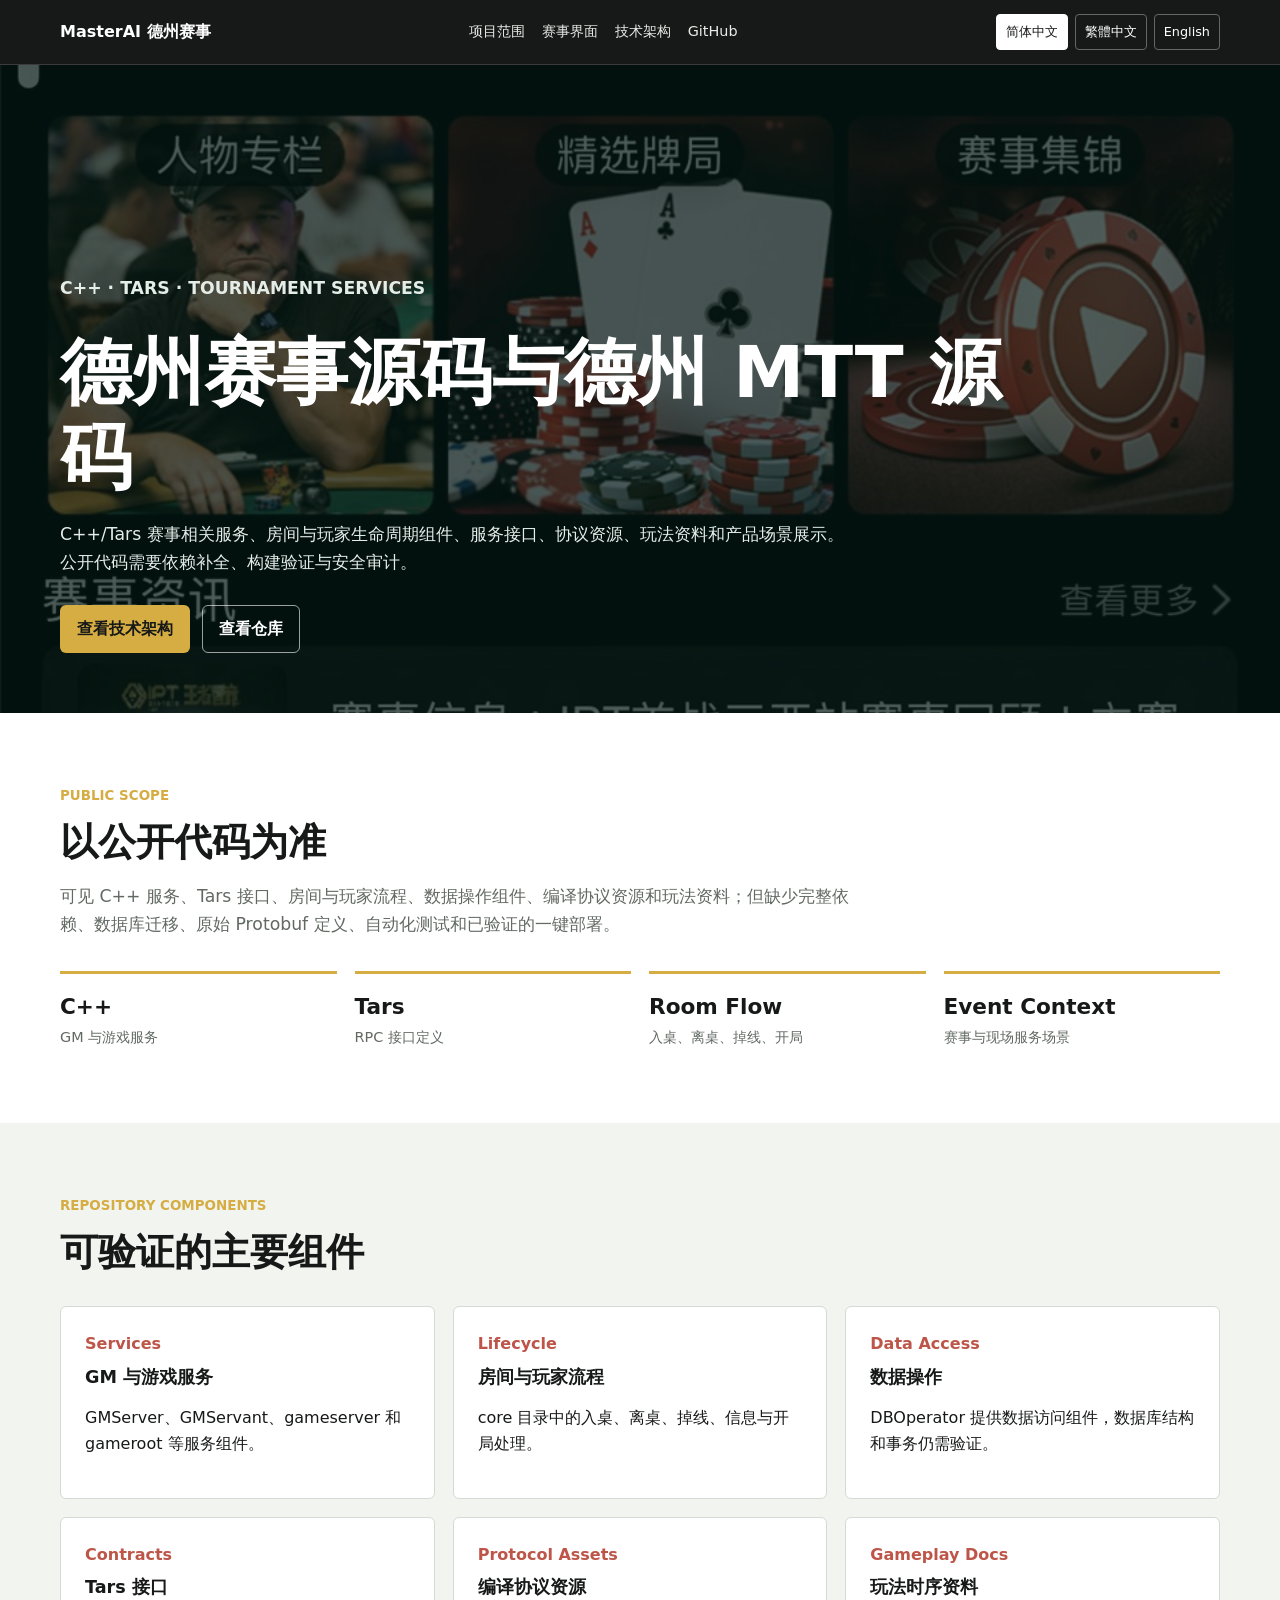
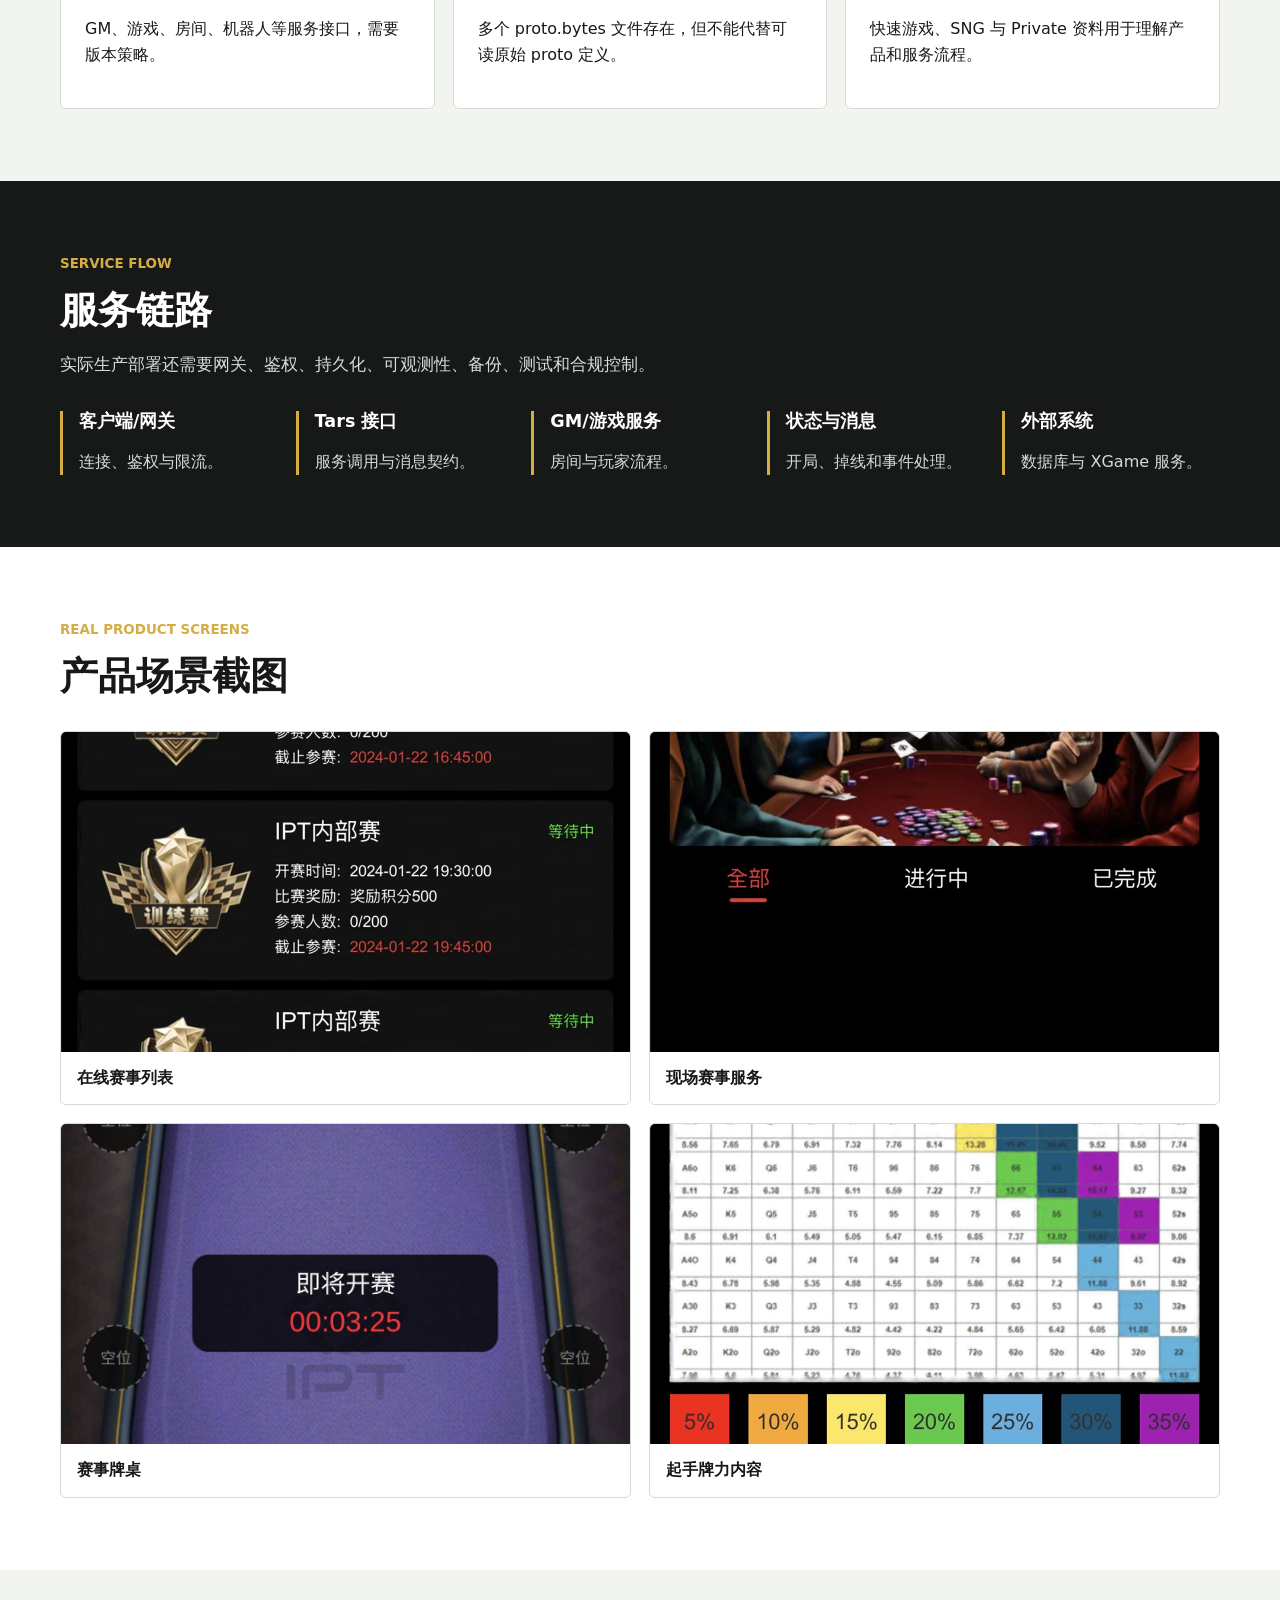
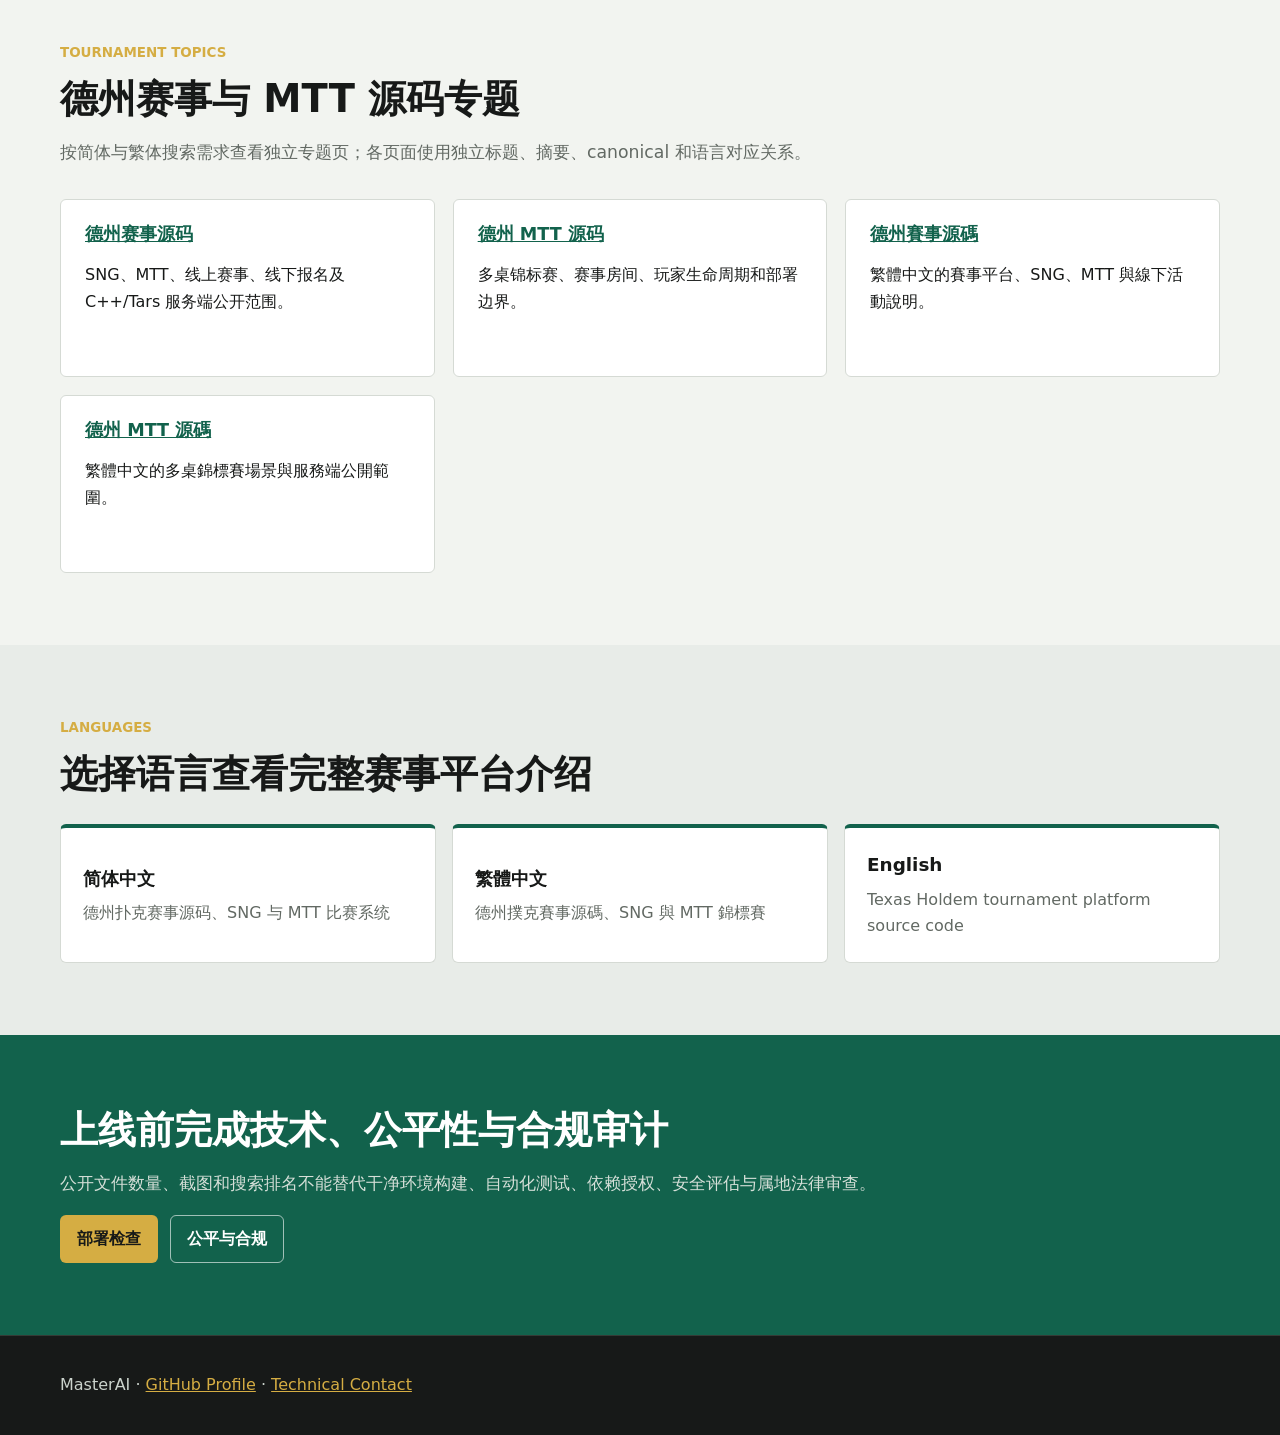
<file: docs/index.html>
<!doctype html>
<html lang="zh-CN">
<head>
  <meta name="google-site-verification" content="rrp5Uvgzi-1-rMxUBfhV3wjlNrFqzwnqiA4e3qsOLEM" />
  <meta name="google-site-verification" content="3WB-Xre_Frm2YtAXXzgAbJPZEXXO1L2oImF0SkDJINM" />
  <meta charset="utf-8">
  <meta name="viewport" content="width=device-width, initial-scale=1">
  <title>德州赛事源码与MTT源码｜C++赛事平台</title>
  <meta name="description" content="德州扑克赛事平台源码（德州赛事源码），展示 SNG、MTT、线上与线下德州赛事、报名服务、赛事牌桌，以及 C++/Tars 房间和玩家流程。">
  <meta name="robots" content="index,follow,max-image-preview:large">
  <link rel="canonical" href="https://masterai-top.github.io/Texas-Holdem-Poker-Tournament-Event-Platform/">
  <link rel="alternate" hreflang="zh-Hans" href="https://masterai-top.github.io/Texas-Holdem-Poker-Tournament-Event-Platform/zh-cn/">
  <link rel="alternate" hreflang="zh-Hant" href="https://masterai-top.github.io/Texas-Holdem-Poker-Tournament-Event-Platform/zh-tw/">
  <link rel="alternate" hreflang="en" href="https://masterai-top.github.io/Texas-Holdem-Poker-Tournament-Event-Platform/en/">
  <link rel="alternate" hreflang="x-default" href="https://masterai-top.github.io/Texas-Holdem-Poker-Tournament-Event-Platform/">
  <meta property="og:type" content="website">
  <meta property="og:title" content="德州赛事源码与 MTT 源码">
  <meta property="og:description" content="Texas Holdem tournament platform source code with C++ services, Tars interfaces, room lifecycle, SNG and MTT event flow.">
  <meta property="og:url" content="https://masterai-top.github.io/Texas-Holdem-Poker-Tournament-Event-Platform/">
  <meta property="og:image" content="https://masterai-top.github.io/Texas-Holdem-Poker-Tournament-Event-Platform/assets/screenshots/event-home.jpg">
  <meta name="twitter:card" content="summary_large_image">
  <link rel="stylesheet" href="assets/styles.css">
  <script type="application/ld+json">
  {
    "@context": "https://schema.org",
    "@type": "SoftwareSourceCode",
    "name": "德州扑克赛事平台源码",
    "alternateName": ["德州赛事源码", "Texas Holdem Tournament Platform Source Code"],
    "codeRepository": "https://github.com/masterai-top/Texas-Holdem-Poker-Tournament-Event-Platform",
    "url": "https://masterai-top.github.io/Texas-Holdem-Poker-Tournament-Event-Platform/",
    "programmingLanguage": ["C++", "Tars IDL"],
    "runtimePlatform": "Linux and Tars",
    "description": "Texas Holdem tournament platform source code with C++ services, Tars interfaces, room lifecycle, SNG and MTT event flow.",
    "author": {
      "@type": "Organization",
      "name": "MasterAI",
      "url": "https://github.com/masterai-top"
    }
  }
  </script>
</head>
<body>
  <header class="site-header"><nav class="nav" aria-label="主导航"><a class="brand" href="index.html">MasterAI 德州赛事</a><div class="nav-links"><a href="#scope">项目范围</a><a href="#screens">赛事界面</a><a href="architecture.html">技术架构</a><a href="https://github.com/masterai-top/Texas-Holdem-Poker-Tournament-Event-Platform">GitHub</a></div><div class="language-switch" aria-label="语言选择"><a class="active" href="zh-cn/index.html">简体中文</a><a href="zh-tw/index.html">繁體中文</a><a href="en/index.html">English</a></div></nav></header>
  <main>
    <section class="hero"><img class="hero-media" src="assets/screenshots/event-home.jpg" alt="德州扑克赛事资讯和活动首页"><div class="hero-inner"><p class="eyebrow">C++ · Tars · Tournament Services</p><h1>德州赛事源码与德州 MTT 源码</h1><p>C++/Tars 赛事相关服务、房间与玩家生命周期组件、服务接口、协议资源、玩法资料和产品场景展示。公开代码需要依赖补全、构建验证与安全审计。</p><div class="actions"><a class="button" href="architecture.html">查看技术架构</a><a class="button secondary" href="https://github.com/masterai-top/Texas-Holdem-Poker-Tournament-Event-Platform">查看仓库</a></div></div></section>
    <section class="band white" id="scope"><div class="container"><p class="eyebrow">Public Scope</p><h2>以公开代码为准</h2><p class="lead">可见 C++ 服务、Tars 接口、房间与玩家流程、数据操作组件、编译协议资源和玩法资料；但缺少完整依赖、数据库迁移、原始 Protobuf 定义、自动化测试和已验证的一键部署。</p><div class="metrics"><div class="metric"><strong>C++</strong><span>GM 与游戏服务</span></div><div class="metric"><strong>Tars</strong><span>RPC 接口定义</span></div><div class="metric"><strong>Room Flow</strong><span>入桌、离桌、掉线、开局</span></div><div class="metric"><strong>Event Context</strong><span>赛事与现场服务场景</span></div></div></div></section>
    <section class="band"><div class="container"><p class="eyebrow">Repository Components</p><h2>可验证的主要组件</h2><div class="feature-grid"><article class="feature-item"><strong>Services</strong><h3>GM 与游戏服务</h3><p>GMServer、GMServant、gameserver 和 gameroot 等服务组件。</p></article><article class="feature-item"><strong>Lifecycle</strong><h3>房间与玩家流程</h3><p>core 目录中的入桌、离桌、掉线、信息与开局处理。</p></article><article class="feature-item"><strong>Data Access</strong><h3>数据操作</h3><p>DBOperator 提供数据访问组件，数据库结构和事务仍需验证。</p></article><article class="feature-item"><strong>Contracts</strong><h3>Tars 接口</h3><p>GM、游戏、房间、机器人等服务接口，需要版本策略。</p></article><article class="feature-item"><strong>Protocol Assets</strong><h3>编译协议资源</h3><p>多个 proto.bytes 文件存在，但不能代替可读原始 proto 定义。</p></article><article class="feature-item"><strong>Gameplay Docs</strong><h3>玩法时序资料</h3><p>快速游戏、SNG 与 Private 资料用于理解产品和服务流程。</p></article></div></div></section>
    <section class="band dark"><div class="container"><p class="eyebrow">Service Flow</p><h2>服务链路</h2><p class="lead">实际生产部署还需要网关、鉴权、持久化、可观测性、备份、测试和合规控制。</p><div class="pipeline"><div class="pipeline-step"><h3>客户端/网关</h3><p>连接、鉴权与限流。</p></div><div class="pipeline-step"><h3>Tars 接口</h3><p>服务调用与消息契约。</p></div><div class="pipeline-step"><h3>GM/游戏服务</h3><p>房间与玩家流程。</p></div><div class="pipeline-step"><h3>状态与消息</h3><p>开局、掉线和事件处理。</p></div><div class="pipeline-step"><h3>外部系统</h3><p>数据库与 XGame 服务。</p></div></div></div></section>
    <section class="band white" id="screens"><div class="container"><p class="eyebrow">Real Product Screens</p><h2>产品场景截图</h2><div class="gallery"><figure><img loading="lazy" src="assets/screenshots/online-events.jpg" alt="德州扑克在线赛事列表"><figcaption>在线赛事列表</figcaption></figure><figure><img loading="lazy" src="assets/screenshots/event-services.jpg" alt="德州扑克线下赛事报名和酒店服务"><figcaption>现场赛事服务</figcaption></figure><figure><img loading="lazy" src="assets/screenshots/tournament-table.jpg" alt="德州扑克赛事牌桌"><figcaption>赛事牌桌</figcaption></figure><figure><img loading="lazy" src="assets/screenshots/starting-hand-chart.jpg" alt="德州扑克起手牌力表"><figcaption>起手牌力内容</figcaption></figure></div></div></section>
    <section class="band"><div class="container"><p class="eyebrow">Tournament Topics</p><h2>德州赛事与 MTT 源码专题</h2><p class="lead">按简体与繁体搜索需求查看独立专题页；各页面使用独立标题、摘要、canonical 和语言对应关系。</p><div class="feature-grid"><article class="feature-item"><h3><a href="zh-cn/texas-holdem-tournament-source-code.html">德州赛事源码</a></h3><p>SNG、MTT、线上赛事、线下报名及 C++/Tars 服务端公开范围。</p></article><article class="feature-item"><h3><a href="zh-cn/mtt-poker-source-code.html">德州 MTT 源码</a></h3><p>多桌锦标赛、赛事房间、玩家生命周期和部署边界。</p></article><article class="feature-item"><h3><a href="zh-tw/texas-holdem-tournament-source-code.html">德州賽事源碼</a></h3><p>繁體中文的賽事平台、SNG、MTT 與線下活動說明。</p></article><article class="feature-item"><h3><a href="zh-tw/mtt-poker-source-code.html">德州 MTT 源碼</a></h3><p>繁體中文的多桌錦標賽場景與服務端公開範圍。</p></article></div></div></section>
    <section class="band language-band"><div class="container"><p class="eyebrow">Languages</p><h2>选择语言查看完整赛事平台介绍</h2><div class="language-grid"><a href="zh-cn/index.html"><strong>简体中文</strong><span>德州扑克赛事源码、SNG 与 MTT 比赛系统</span></a><a href="zh-tw/index.html"><strong>繁體中文</strong><span>德州撲克賽事源碼、SNG 與 MTT 錦標賽</span></a><a href="en/index.html"><strong>English</strong><span>Texas Holdem tournament platform source code</span></a></div></div></section><section class="band felt"><div class="container"><h2>上线前完成技术、公平性与合规审计</h2><p class="lead">公开文件数量、截图和搜索排名不能替代干净环境构建、自动化测试、依赖授权、安全评估与属地法律审查。</p><div class="actions"><a class="button" href="deployment.html">部署检查</a><a class="button secondary" href="responsible-use.html">公平与合规</a></div></div></section>
  </main>
  <footer class="site-footer"><div class="container">MasterAI · <a href="https://github.com/masterai-top">GitHub Profile</a> · <a href="mailto:masterai918@gmail.com">Technical Contact</a></div></footer>
</body>
</html>
</file>
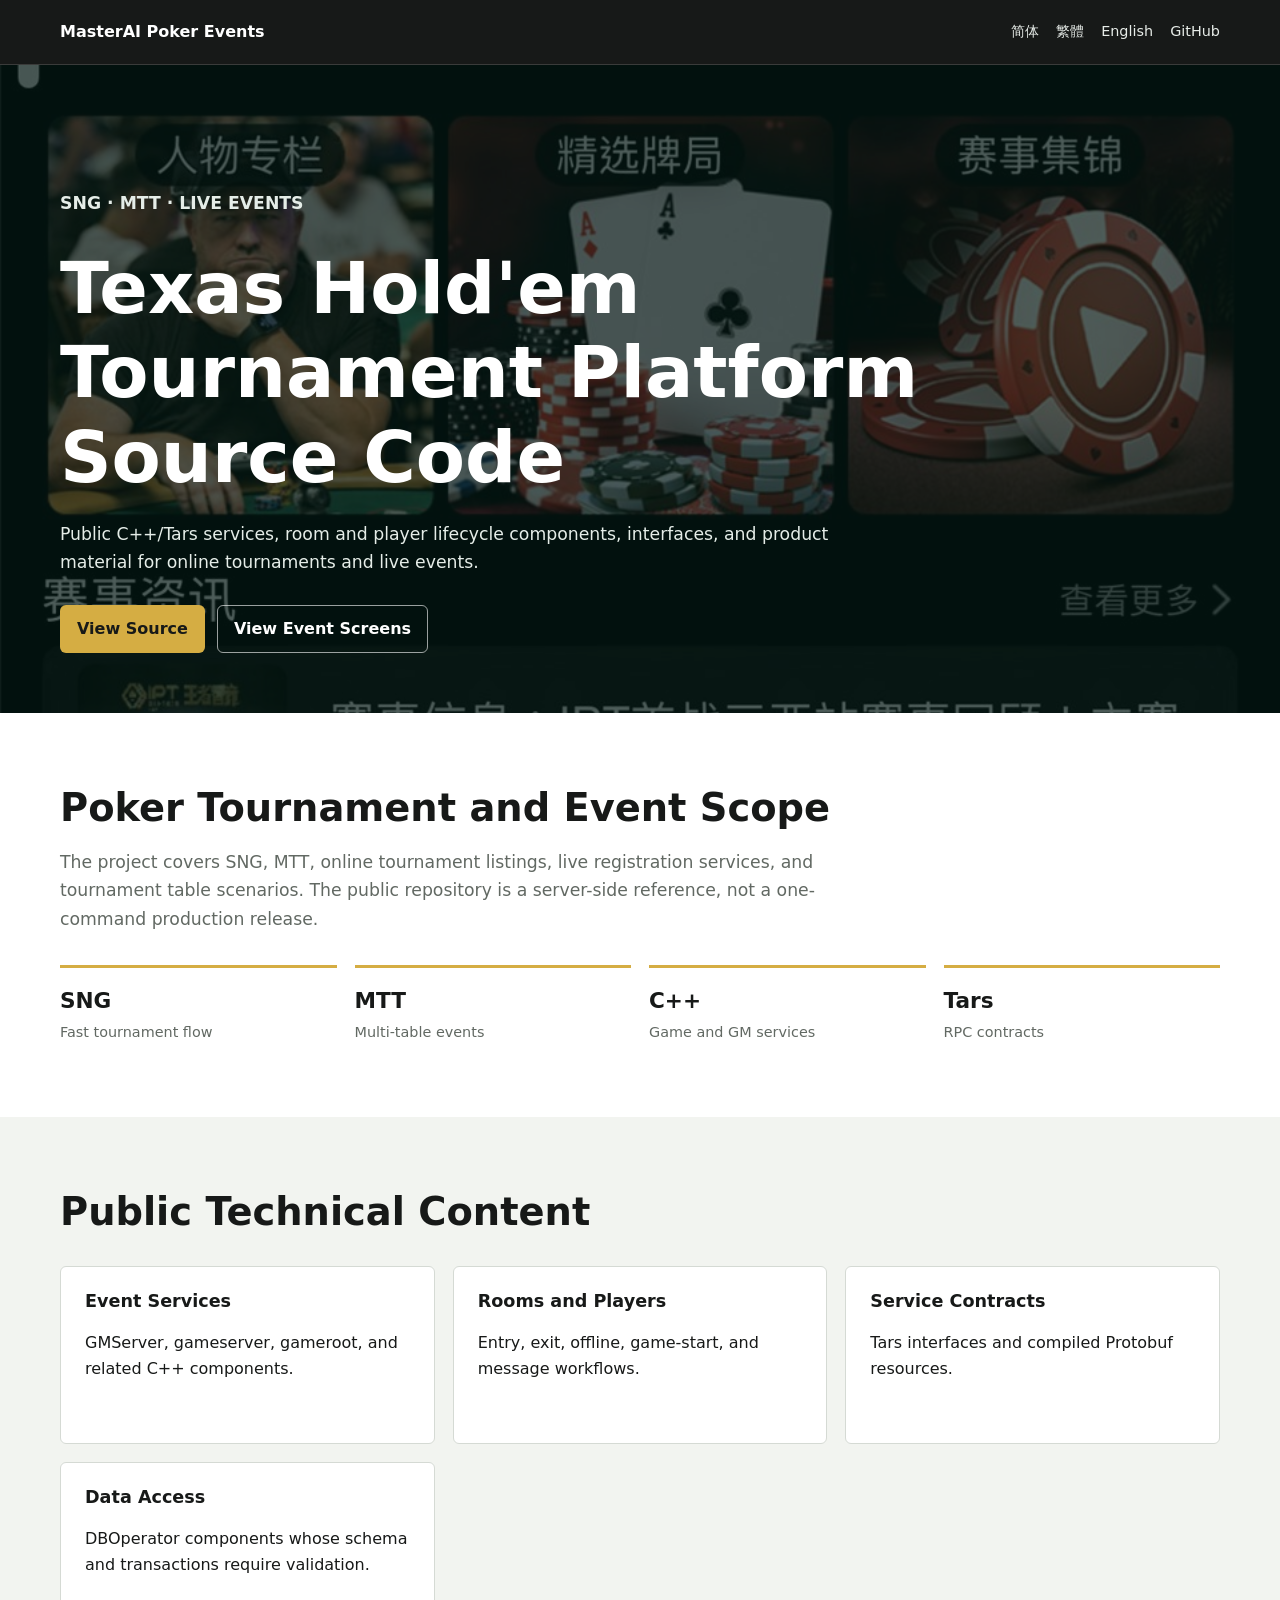
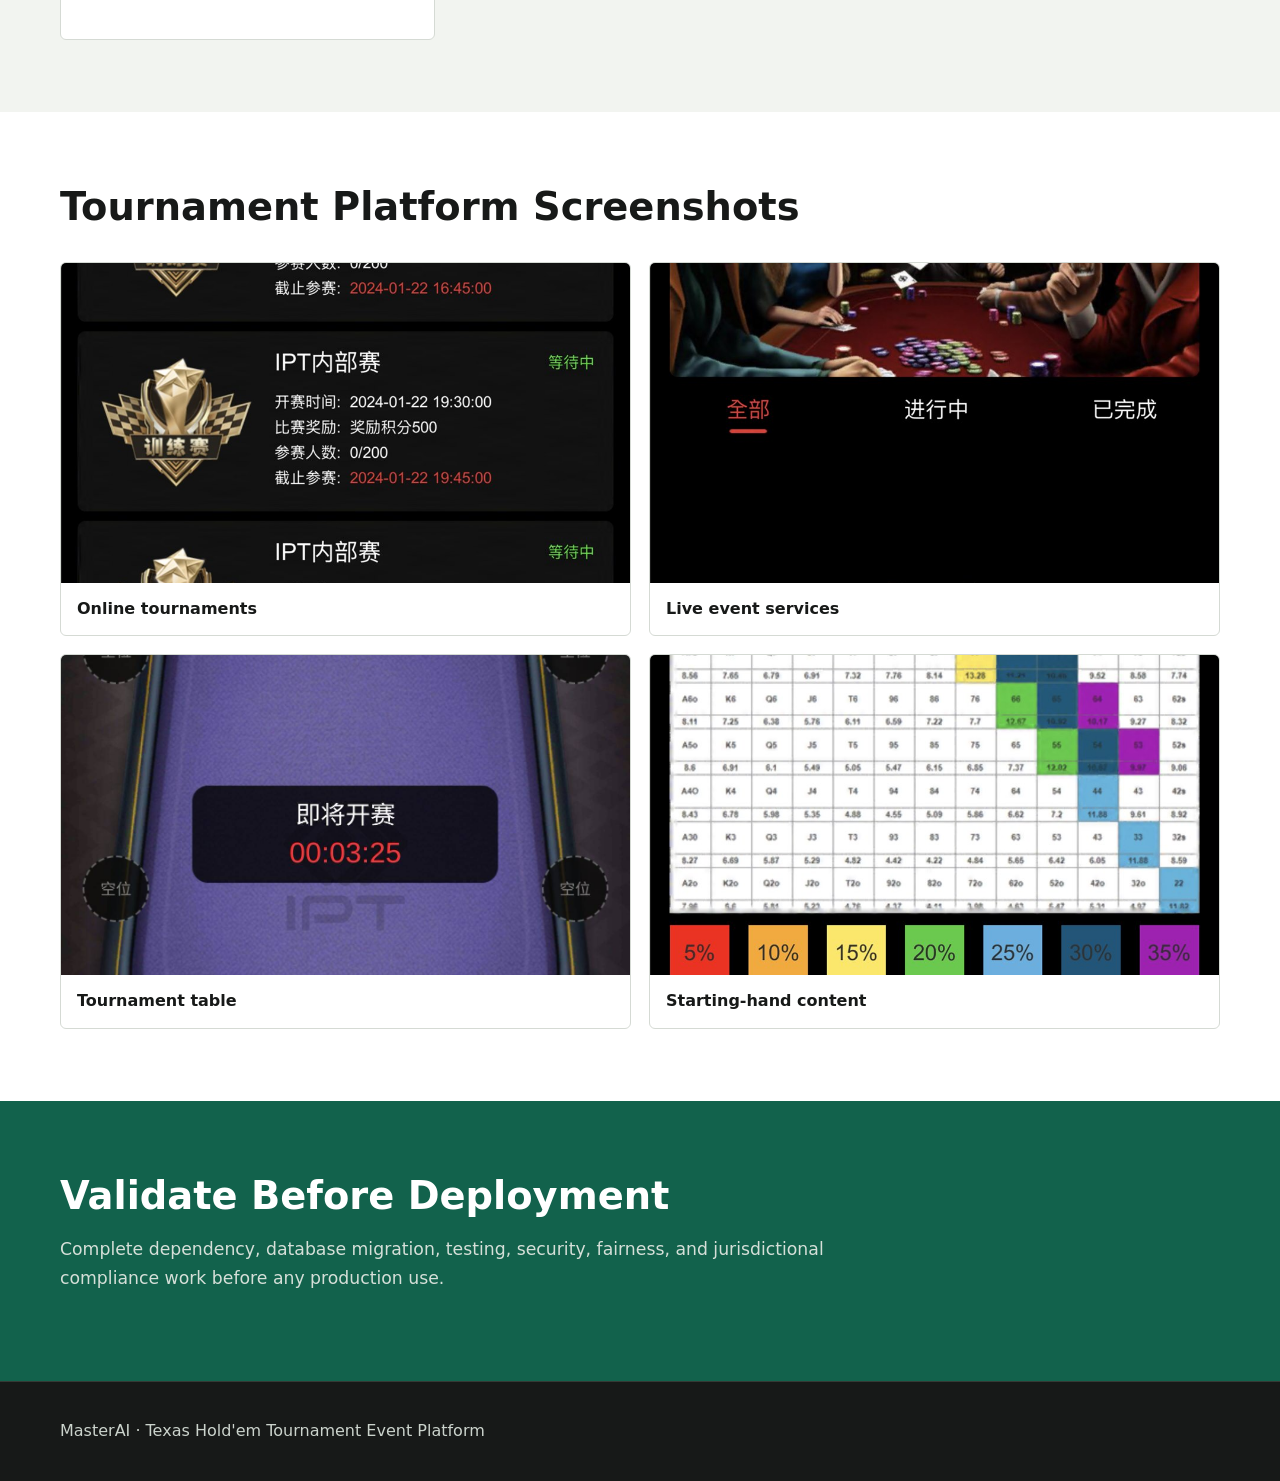
<file: docs/en/index.html>
<!doctype html><html lang="en"><head><meta charset="utf-8"><meta name="viewport" content="width=device-width,initial-scale=1"><title>Texas Hold'em Tournament Platform Source Code - SNG MTT Events</title><meta name="description" content="Texas Hold'em tournament platform source code for SNG, MTT, online and live events, with public C++/Tars services, room flows, protocols, and product screenshots."><link rel="canonical" href="https://masterai-top.github.io/Texas-Holdem-Poker-Tournament-Event-Platform/en/"><link rel="alternate" hreflang="zh-Hans" href="https://masterai-top.github.io/Texas-Holdem-Poker-Tournament-Event-Platform/zh-cn/"><link rel="alternate" hreflang="zh-Hant" href="https://masterai-top.github.io/Texas-Holdem-Poker-Tournament-Event-Platform/zh-tw/"><link rel="alternate" hreflang="en" href="https://masterai-top.github.io/Texas-Holdem-Poker-Tournament-Event-Platform/en/"><link rel="alternate" hreflang="x-default" href="https://masterai-top.github.io/Texas-Holdem-Poker-Tournament-Event-Platform/"><meta property="og:title" content="Texas Hold'em Tournament Platform Source Code"><meta property="og:image" content="https://masterai-top.github.io/Texas-Holdem-Poker-Tournament-Event-Platform/assets/screenshots/event-home.jpg"><link rel="stylesheet" href="../assets/styles.css"><script type="application/ld+json">{"@context":"https://schema.org","@type":"SoftwareSourceCode","name":"Texas Hold'em Tournament Platform Source Code","codeRepository":"https://github.com/masterai-top/Texas-Holdem-Poker-Tournament-Event-Platform","programmingLanguage":["C++","Tars IDL"],"inLanguage":"en"}</script></head><body><header class="site-header"><nav class="nav"><a class="brand" href="../index.html">MasterAI Poker Events</a><div class="nav-links"><a href="../zh-cn/index.html">简体</a><a href="../zh-tw/index.html">繁體</a><a href="../en/index.html">English</a><a href="https://github.com/masterai-top/Texas-Holdem-Poker-Tournament-Event-Platform">GitHub</a></div></nav></header><main><section class="hero"><img class="hero-media" src="../assets/screenshots/event-home.jpg" alt="Texas Hold'em tournament event platform home"><div class="hero-inner"><p class="eyebrow">SNG · MTT · Live Events</p><h1>Texas Hold'em Tournament Platform Source Code</h1><p>Public C++/Tars services, room and player lifecycle components, interfaces, and product material for online tournaments and live events.</p><div class="actions"><a class="button" href="https://github.com/masterai-top/Texas-Holdem-Poker-Tournament-Event-Platform">View Source</a><a class="button secondary" href="#screens">View Event Screens</a></div></div></section><section class="band white"><div class="container"><h2>Poker Tournament and Event Scope</h2><p class="lead">The project covers SNG, MTT, online tournament listings, live registration services, and tournament table scenarios. The public repository is a server-side reference, not a one-command production release.</p><div class="metrics"><div class="metric"><strong>SNG</strong><span>Fast tournament flow</span></div><div class="metric"><strong>MTT</strong><span>Multi-table events</span></div><div class="metric"><strong>C++</strong><span>Game and GM services</span></div><div class="metric"><strong>Tars</strong><span>RPC contracts</span></div></div></div></section><section class="band"><div class="container"><h2>Public Technical Content</h2><div class="feature-grid"><article class="feature-item"><h3>Event Services</h3><p>GMServer, gameserver, gameroot, and related C++ components.</p></article><article class="feature-item"><h3>Rooms and Players</h3><p>Entry, exit, offline, game-start, and message workflows.</p></article><article class="feature-item"><h3>Service Contracts</h3><p>Tars interfaces and compiled Protobuf resources.</p></article><article class="feature-item"><h3>Data Access</h3><p>DBOperator components whose schema and transactions require validation.</p></article></div></div></section><section class="band white" id="screens"><div class="container"><h2>Tournament Platform Screenshots</h2><div class="gallery"><figure><img src="../assets/screenshots/online-events.jpg" alt="Texas Hold'em online tournament list"><figcaption>Online tournaments</figcaption></figure><figure><img src="../assets/screenshots/event-services.jpg" alt="Texas Hold'em live event registration services"><figcaption>Live event services</figcaption></figure><figure><img src="../assets/screenshots/tournament-table.jpg" alt="Texas Hold'em tournament poker table"><figcaption>Tournament table</figcaption></figure><figure><img src="../assets/screenshots/starting-hand-chart.jpg" alt="Texas Hold'em starting hand content"><figcaption>Starting-hand content</figcaption></figure></div></div></section><section class="band felt"><div class="container"><h2>Validate Before Deployment</h2><p class="lead">Complete dependency, database migration, testing, security, fairness, and jurisdictional compliance work before any production use.</p></div></section></main><footer class="site-footer"><div class="container">MasterAI · Texas Hold'em Tournament Event Platform</div></footer></body></html>
</file>
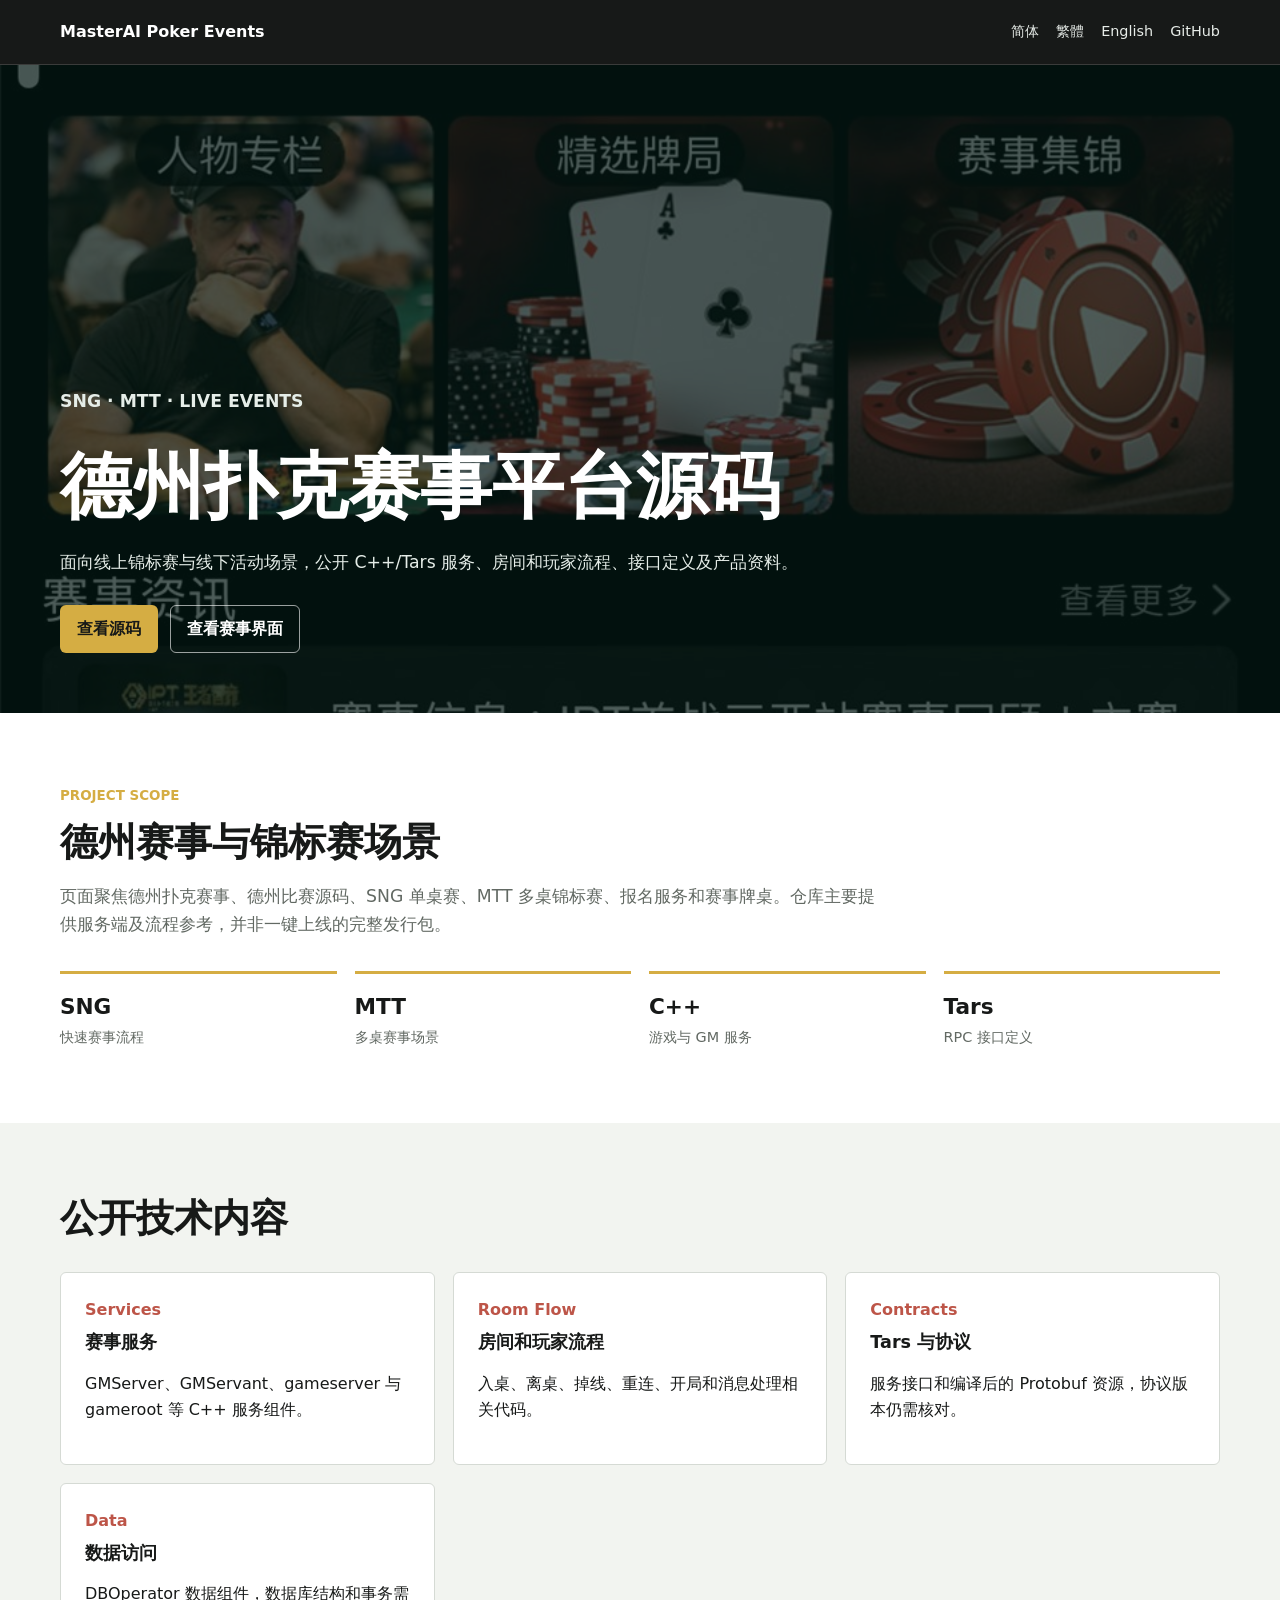
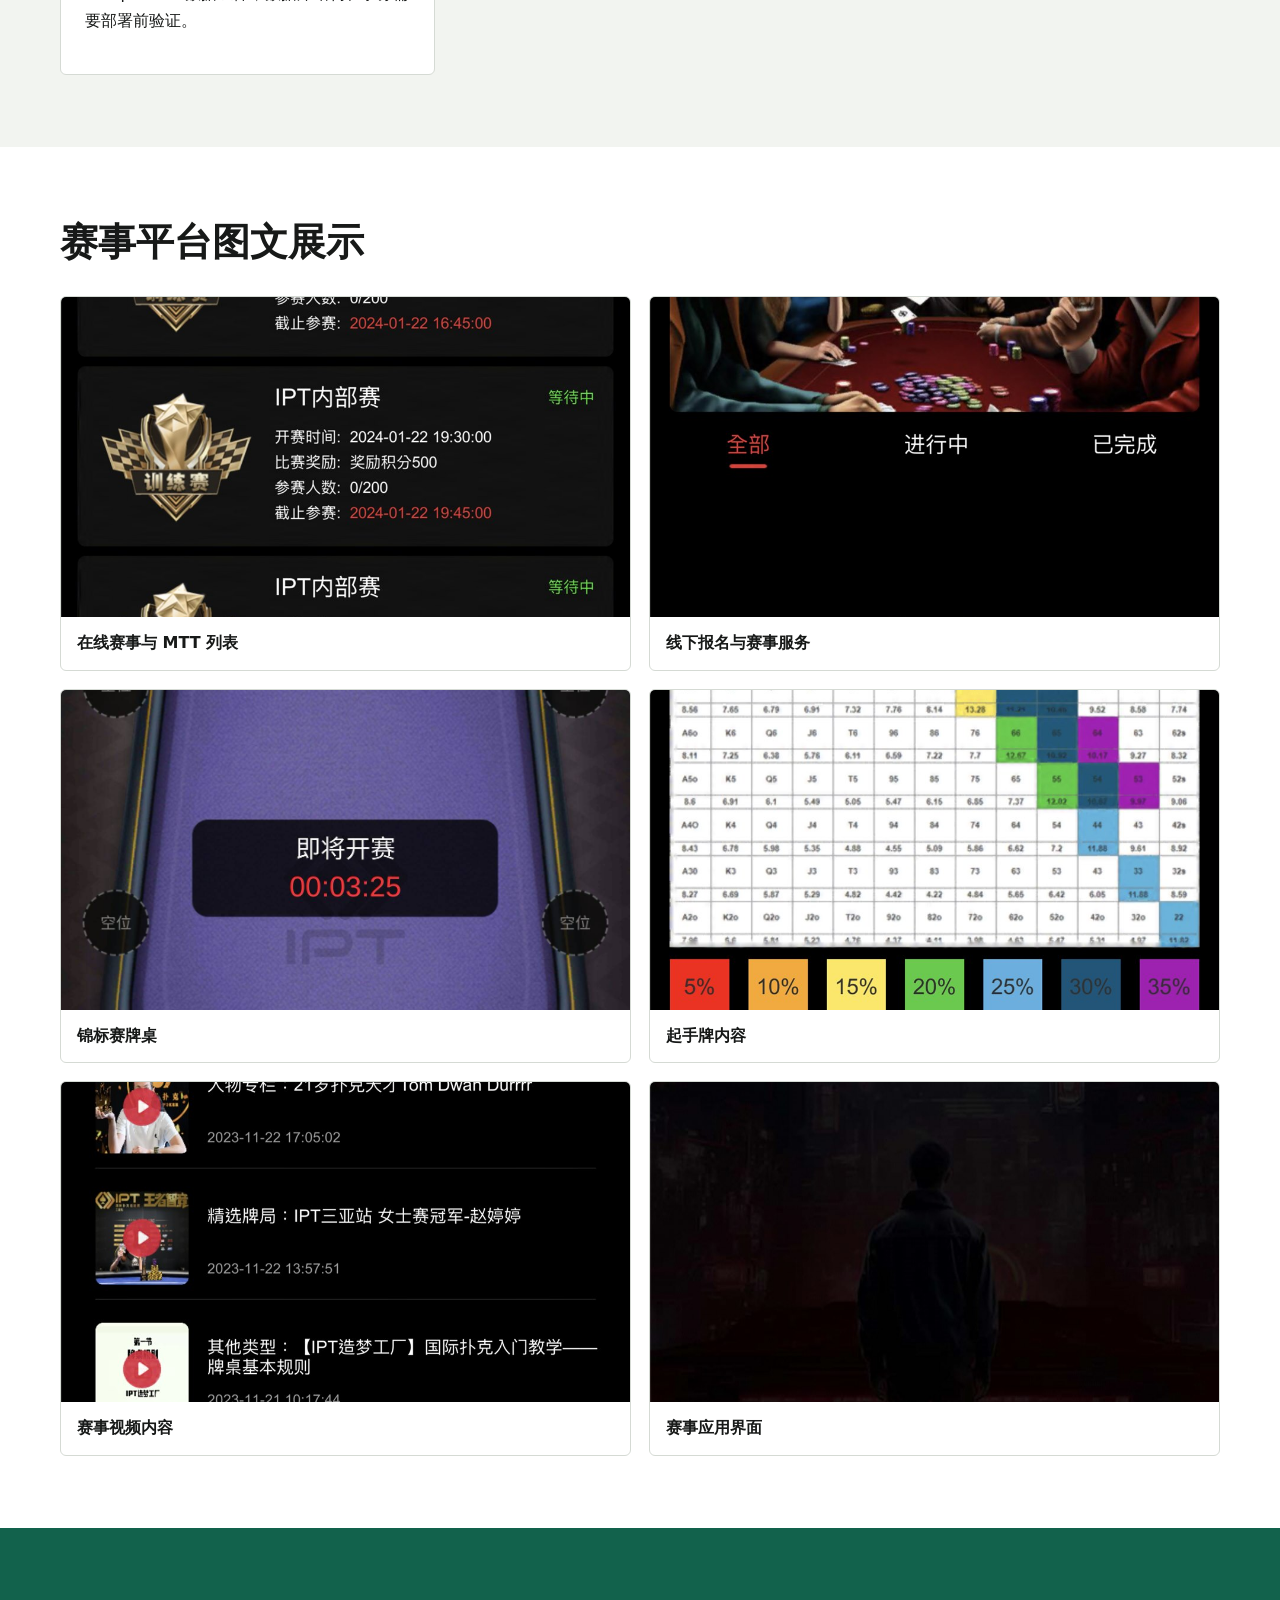
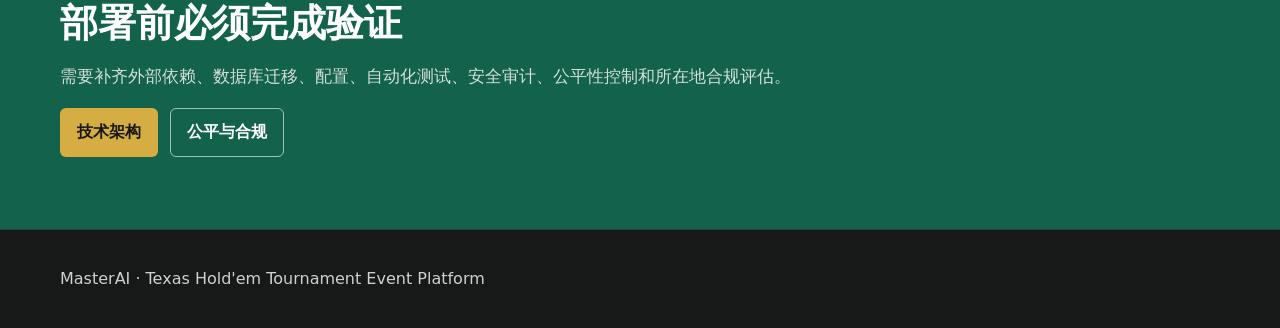
<file: docs/zh-cn/index.html>
<!doctype html><html lang="zh-Hans"><head><meta charset="utf-8"><meta name="viewport" content="width=device-width,initial-scale=1"><title>德州扑克赛事平台源码 - SNG MTT 与线下德州赛事系统</title><meta name="description" content="德州扑克赛事平台源码，展示 SNG、MTT、线上赛事、线下报名和赛事牌桌，并公开 C++/Tars 服务、房间流程、协议与数据操作组件。"><meta name="robots" content="index,follow,max-image-preview:large"><link rel="canonical" href="https://masterai-top.github.io/Texas-Holdem-Poker-Tournament-Event-Platform/zh-cn/"><link rel="alternate" hreflang="zh-Hans" href="https://masterai-top.github.io/Texas-Holdem-Poker-Tournament-Event-Platform/zh-cn/"><link rel="alternate" hreflang="zh-Hant" href="https://masterai-top.github.io/Texas-Holdem-Poker-Tournament-Event-Platform/zh-tw/"><link rel="alternate" hreflang="en" href="https://masterai-top.github.io/Texas-Holdem-Poker-Tournament-Event-Platform/en/"><link rel="alternate" hreflang="x-default" href="https://masterai-top.github.io/Texas-Holdem-Poker-Tournament-Event-Platform/"><meta property="og:title" content="德州扑克赛事平台源码"><meta property="og:description" content="SNG、MTT、线下赛事和 C++/Tars 服务端公开代码。"><meta property="og:image" content="https://masterai-top.github.io/Texas-Holdem-Poker-Tournament-Event-Platform/assets/screenshots/event-home.jpg"><link rel="stylesheet" href="../assets/styles.css"><script type="application/ld+json">{"@context":"https://schema.org","@type":"SoftwareSourceCode","name":"德州扑克赛事平台源码","codeRepository":"https://github.com/masterai-top/Texas-Holdem-Poker-Tournament-Event-Platform","programmingLanguage":["C++","Tars IDL"],"runtimePlatform":"Linux and Tars","inLanguage":"zh-Hans"}</script></head><body><header class="site-header"><nav class="nav"><a class="brand" href="../index.html">MasterAI Poker Events</a><div class="nav-links"><a href="../zh-cn/index.html">简体</a><a href="../zh-tw/index.html">繁體</a><a href="../en/index.html">English</a><a href="https://github.com/masterai-top/Texas-Holdem-Poker-Tournament-Event-Platform">GitHub</a></div></nav></header><main><section class="hero"><img class="hero-media" src="../assets/screenshots/event-home.jpg" alt="德州扑克赛事平台首页"><div class="hero-inner"><p class="eyebrow">SNG · MTT · Live Events</p><h1>德州扑克赛事平台源码</h1><p>面向线上锦标赛与线下活动场景，公开 C++/Tars 服务、房间和玩家流程、接口定义及产品资料。</p><div class="actions"><a class="button" href="https://github.com/masterai-top/Texas-Holdem-Poker-Tournament-Event-Platform">查看源码</a><a class="button secondary" href="#screens">查看赛事界面</a></div></div></section><section class="band white"><div class="container"><p class="eyebrow">Project Scope</p><h2>德州赛事与锦标赛场景</h2><p class="lead">页面聚焦德州扑克赛事、德州比赛源码、SNG 单桌赛、MTT 多桌锦标赛、报名服务和赛事牌桌。仓库主要提供服务端及流程参考，并非一键上线的完整发行包。</p><div class="metrics"><div class="metric"><strong>SNG</strong><span>快速赛事流程</span></div><div class="metric"><strong>MTT</strong><span>多桌赛事场景</span></div><div class="metric"><strong>C++</strong><span>游戏与 GM 服务</span></div><div class="metric"><strong>Tars</strong><span>RPC 接口定义</span></div></div></div></section><section class="band"><div class="container"><h2>公开技术内容</h2><div class="feature-grid"><article class="feature-item"><strong>Services</strong><h3>赛事服务</h3><p>GMServer、GMServant、gameserver 与 gameroot 等 C++ 服务组件。</p></article><article class="feature-item"><strong>Room Flow</strong><h3>房间和玩家流程</h3><p>入桌、离桌、掉线、重连、开局和消息处理相关代码。</p></article><article class="feature-item"><strong>Contracts</strong><h3>Tars 与协议</h3><p>服务接口和编译后的 Protobuf 资源，协议版本仍需核对。</p></article><article class="feature-item"><strong>Data</strong><h3>数据访问</h3><p>DBOperator 数据组件，数据库结构和事务需要部署前验证。</p></article></div></div></section><section class="band white" id="screens"><div class="container"><h2>赛事平台图文展示</h2><div class="gallery"><figure><img src="../assets/screenshots/online-events.jpg" alt="德州扑克在线赛事和 MTT 列表"><figcaption>在线赛事与 MTT 列表</figcaption></figure><figure><img src="../assets/screenshots/event-services.jpg" alt="德州扑克线下赛事报名和酒店服务"><figcaption>线下报名与赛事服务</figcaption></figure><figure><img src="../assets/screenshots/tournament-table.jpg" alt="德州扑克锦标赛牌桌"><figcaption>锦标赛牌桌</figcaption></figure><figure><img src="../assets/screenshots/starting-hand-chart.jpg" alt="德州扑克赛事起手牌资料"><figcaption>起手牌内容</figcaption></figure><figure><img src="../assets/screenshots/video-library.jpg" alt="德州扑克赛事视频资料"><figcaption>赛事视频内容</figcaption></figure><figure><img src="../assets/screenshots/app-launch.jpg" alt="德州扑克赛事应用启动界面"><figcaption>赛事应用界面</figcaption></figure></div></div></section><section class="band felt"><div class="container"><h2>部署前必须完成验证</h2><p class="lead">需要补齐外部依赖、数据库迁移、配置、自动化测试、安全审计、公平性控制和所在地合规评估。</p><div class="actions"><a class="button" href="../architecture.html">技术架构</a><a class="button secondary" href="../responsible-use.html">公平与合规</a></div></div></section></main><footer class="site-footer"><div class="container">MasterAI · Texas Hold'em Tournament Event Platform</div></footer></body></html>
</file>
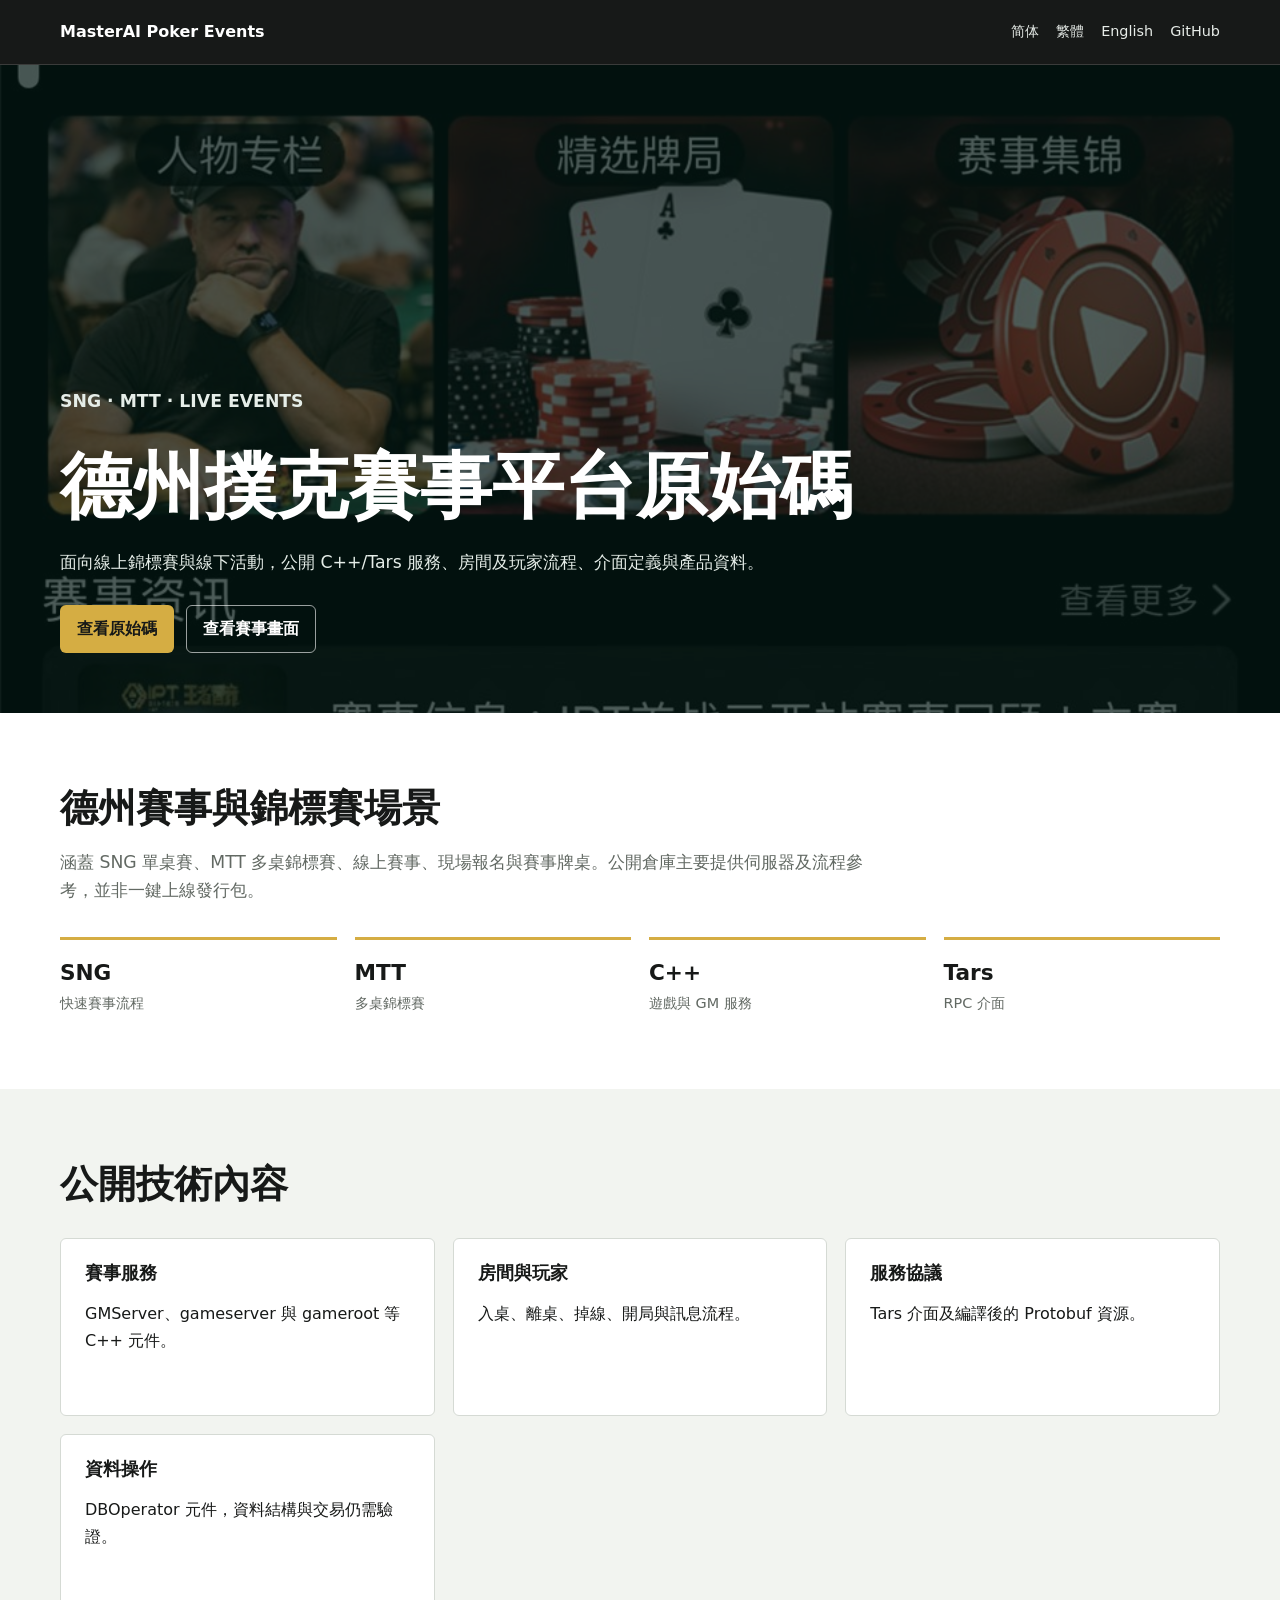
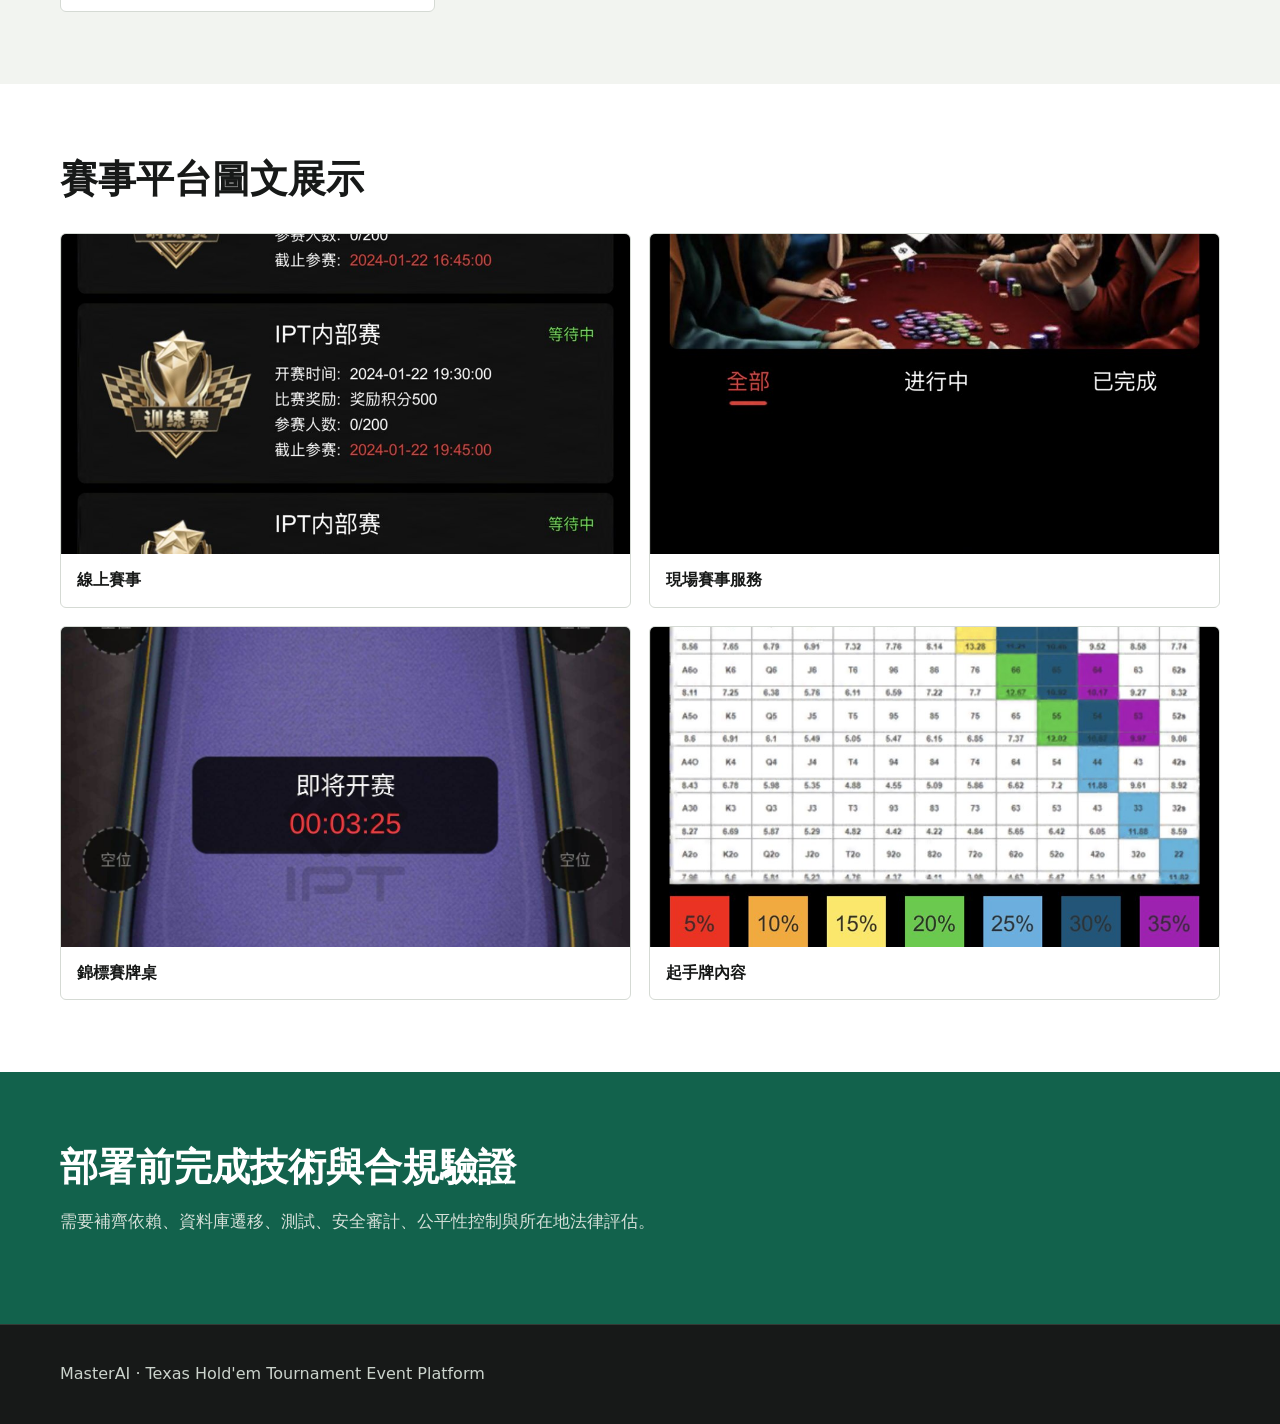
<file: docs/zh-tw/index.html>
<!doctype html><html lang="zh-Hant"><head><meta charset="utf-8"><meta name="viewport" content="width=device-width,initial-scale=1"><title>德州撲克賽事平台原始碼 - SNG MTT 與線下錦標賽</title><meta name="description" content="德州撲克賽事平台原始碼，展示 SNG、MTT、線上賽事、線下報名與賽事牌桌，並公開 C++/Tars 服務、房間流程及協議元件。"><link rel="canonical" href="https://masterai-top.github.io/Texas-Holdem-Poker-Tournament-Event-Platform/zh-tw/"><link rel="alternate" hreflang="zh-Hans" href="https://masterai-top.github.io/Texas-Holdem-Poker-Tournament-Event-Platform/zh-cn/"><link rel="alternate" hreflang="zh-Hant" href="https://masterai-top.github.io/Texas-Holdem-Poker-Tournament-Event-Platform/zh-tw/"><link rel="alternate" hreflang="en" href="https://masterai-top.github.io/Texas-Holdem-Poker-Tournament-Event-Platform/en/"><link rel="alternate" hreflang="x-default" href="https://masterai-top.github.io/Texas-Holdem-Poker-Tournament-Event-Platform/"><meta property="og:title" content="德州撲克賽事平台原始碼"><meta property="og:image" content="https://masterai-top.github.io/Texas-Holdem-Poker-Tournament-Event-Platform/assets/screenshots/event-home.jpg"><link rel="stylesheet" href="../assets/styles.css"><script type="application/ld+json">{"@context":"https://schema.org","@type":"SoftwareSourceCode","name":"德州撲克賽事平台原始碼","codeRepository":"https://github.com/masterai-top/Texas-Holdem-Poker-Tournament-Event-Platform","programmingLanguage":["C++","Tars IDL"],"inLanguage":"zh-Hant"}</script></head><body><header class="site-header"><nav class="nav"><a class="brand" href="../index.html">MasterAI Poker Events</a><div class="nav-links"><a href="../zh-cn/index.html">简体</a><a href="../zh-tw/index.html">繁體</a><a href="../en/index.html">English</a><a href="https://github.com/masterai-top/Texas-Holdem-Poker-Tournament-Event-Platform">GitHub</a></div></nav></header><main><section class="hero"><img class="hero-media" src="../assets/screenshots/event-home.jpg" alt="德州撲克賽事平台首頁"><div class="hero-inner"><p class="eyebrow">SNG · MTT · Live Events</p><h1>德州撲克賽事平台原始碼</h1><p>面向線上錦標賽與線下活動，公開 C++/Tars 服務、房間及玩家流程、介面定義與產品資料。</p><div class="actions"><a class="button" href="https://github.com/masterai-top/Texas-Holdem-Poker-Tournament-Event-Platform">查看原始碼</a><a class="button secondary" href="#screens">查看賽事畫面</a></div></div></section><section class="band white"><div class="container"><h2>德州賽事與錦標賽場景</h2><p class="lead">涵蓋 SNG 單桌賽、MTT 多桌錦標賽、線上賽事、現場報名與賽事牌桌。公開倉庫主要提供伺服器及流程參考，並非一鍵上線發行包。</p><div class="metrics"><div class="metric"><strong>SNG</strong><span>快速賽事流程</span></div><div class="metric"><strong>MTT</strong><span>多桌錦標賽</span></div><div class="metric"><strong>C++</strong><span>遊戲與 GM 服務</span></div><div class="metric"><strong>Tars</strong><span>RPC 介面</span></div></div></div></section><section class="band"><div class="container"><h2>公開技術內容</h2><div class="feature-grid"><article class="feature-item"><h3>賽事服務</h3><p>GMServer、gameserver 與 gameroot 等 C++ 元件。</p></article><article class="feature-item"><h3>房間與玩家</h3><p>入桌、離桌、掉線、開局與訊息流程。</p></article><article class="feature-item"><h3>服務協議</h3><p>Tars 介面及編譯後的 Protobuf 資源。</p></article><article class="feature-item"><h3>資料操作</h3><p>DBOperator 元件，資料結構與交易仍需驗證。</p></article></div></div></section><section class="band white" id="screens"><div class="container"><h2>賽事平台圖文展示</h2><div class="gallery"><figure><img src="../assets/screenshots/online-events.jpg" alt="德州撲克線上賽事列表"><figcaption>線上賽事</figcaption></figure><figure><img src="../assets/screenshots/event-services.jpg" alt="德州撲克線下報名與現場服務"><figcaption>現場賽事服務</figcaption></figure><figure><img src="../assets/screenshots/tournament-table.jpg" alt="德州撲克錦標賽牌桌"><figcaption>錦標賽牌桌</figcaption></figure><figure><img src="../assets/screenshots/starting-hand-chart.jpg" alt="德州撲克起手牌資料"><figcaption>起手牌內容</figcaption></figure></div></div></section><section class="band felt"><div class="container"><h2>部署前完成技術與合規驗證</h2><p class="lead">需要補齊依賴、資料庫遷移、測試、安全審計、公平性控制與所在地法律評估。</p></div></section></main><footer class="site-footer"><div class="container">MasterAI · Texas Hold'em Tournament Event Platform</div></footer></body></html>
</file>
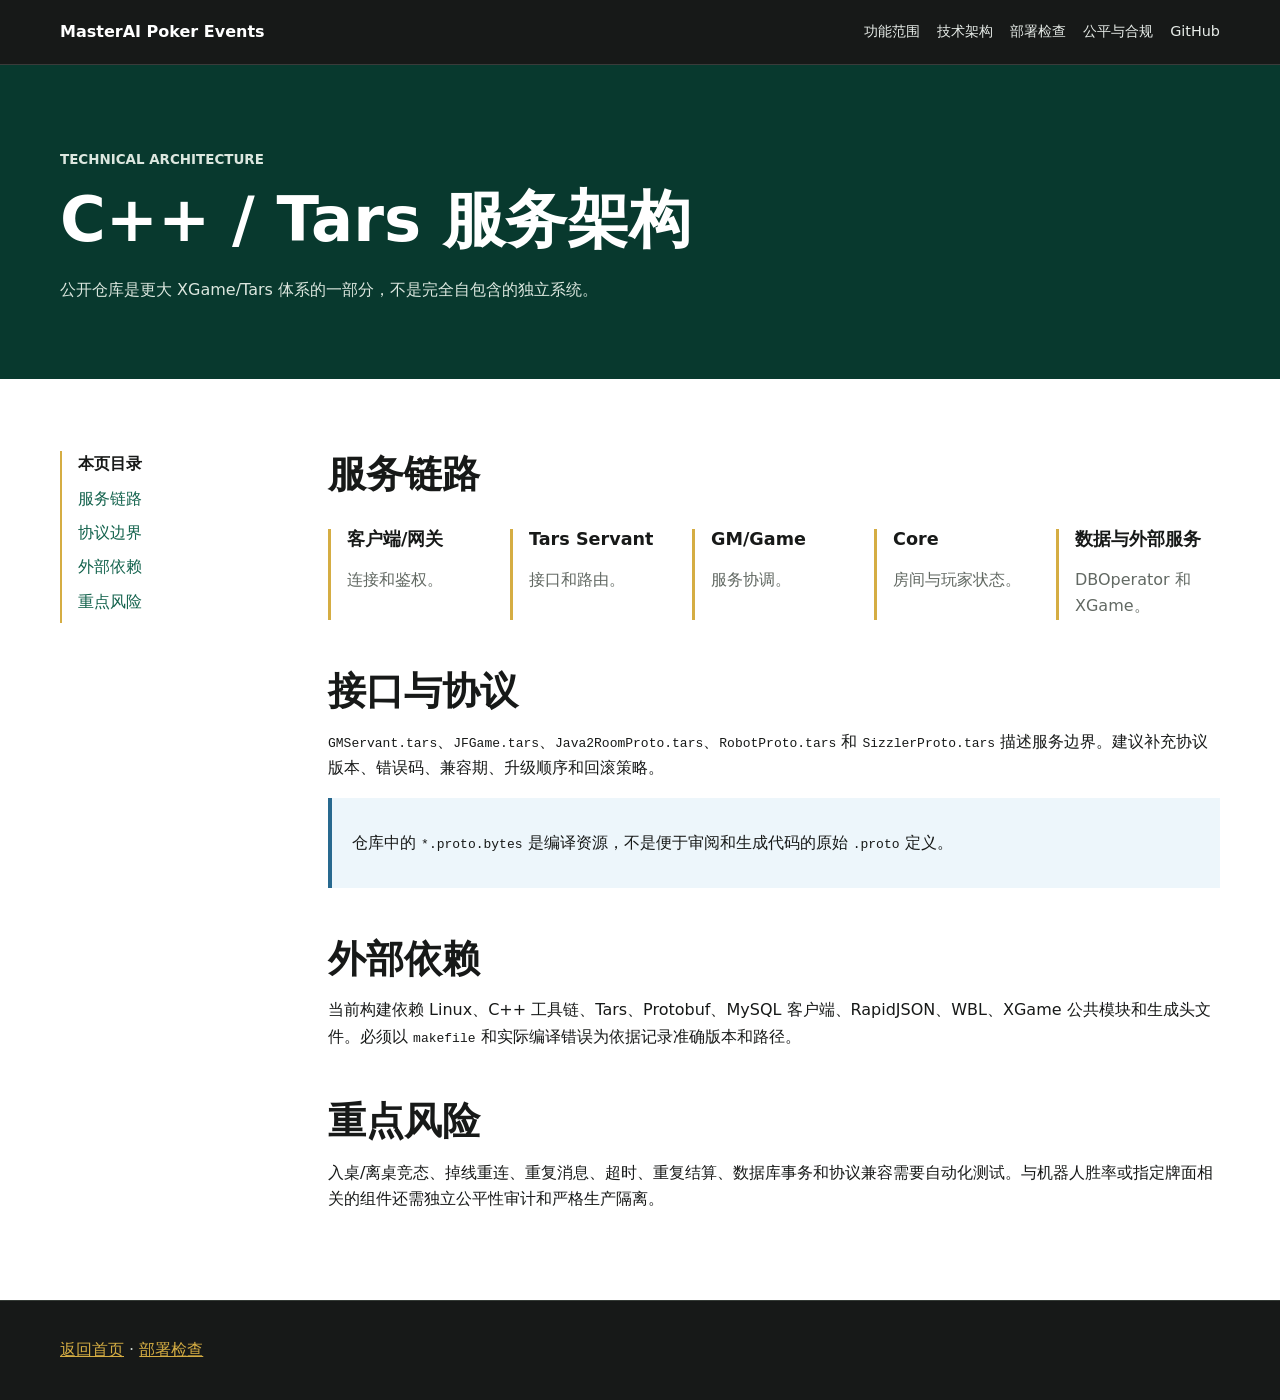
<file: docs/architecture.html>
<!doctype html>
<html lang="zh-CN"><head><meta charset="utf-8"><meta name="viewport" content="width=device-width,initial-scale=1"><title>C++ Tars 德州扑克赛事服务架构</title><meta name="description" content="了解 GMServer、gameserver、gameroot、DBOperator、core 房间流程、Tars 接口和外部 XGame 依赖构成的德州扑克赛事服务架构。"><meta name="robots" content="index,follow"><link rel="canonical" href="https://masterai-top.github.io/Texas-Holdem-Poker-Tournament-Event-Platform/architecture.html"><link rel="stylesheet" href="assets/styles.css"></head>
<body><header class="site-header"><nav class="nav" aria-label="主导航"><a class="brand" href="index.html">MasterAI Poker Events</a><div class="nav-links"><a href="features.html">功能范围</a><a href="architecture.html">技术架构</a><a href="deployment.html">部署检查</a><a href="responsible-use.html">公平与合规</a><a href="https://github.com/masterai-top/Texas-Holdem-Poker-Tournament-Event-Platform">GitHub</a></div></nav></header><main><section class="page-hero"><div class="container"><p class="eyebrow">Technical Architecture</p><h1>C++ / Tars 服务架构</h1><p>公开仓库是更大 XGame/Tars 体系的一部分，不是完全自包含的独立系统。</p></div></section><section class="band white"><div class="container content-grid"><aside class="toc"><strong>本页目录</strong><a href="#flow">服务链路</a><a href="#contracts">协议边界</a><a href="#dependencies">外部依赖</a><a href="#risks">重点风险</a></aside><div class="prose"><section id="flow"><h2>服务链路</h2><div class="pipeline"><div class="pipeline-step"><h3>客户端/网关</h3><p>连接和鉴权。</p></div><div class="pipeline-step"><h3>Tars Servant</h3><p>接口和路由。</p></div><div class="pipeline-step"><h3>GM/Game</h3><p>服务协调。</p></div><div class="pipeline-step"><h3>Core</h3><p>房间与玩家状态。</p></div><div class="pipeline-step"><h3>数据与外部服务</h3><p>DBOperator 和 XGame。</p></div></div></section><section id="contracts"><h2>接口与协议</h2><p><code>GMServant.tars</code>、<code>JFGame.tars</code>、<code>Java2RoomProto.tars</code>、<code>RobotProto.tars</code> 和 <code>SizzlerProto.tars</code> 描述服务边界。建议补充协议版本、错误码、兼容期、升级顺序和回滚策略。</p><div class="info"><p>仓库中的 <code>*.proto.bytes</code> 是编译资源，不是便于审阅和生成代码的原始 <code>.proto</code> 定义。</p></div></section><section id="dependencies"><h2>外部依赖</h2><p>当前构建依赖 Linux、C++ 工具链、Tars、Protobuf、MySQL 客户端、RapidJSON、WBL、XGame 公共模块和生成头文件。必须以 <code>makefile</code> 和实际编译错误为依据记录准确版本和路径。</p></section><section id="risks"><h2>重点风险</h2><p>入桌/离桌竞态、掉线重连、重复消息、超时、重复结算、数据库事务和协议兼容需要自动化测试。与机器人胜率或指定牌面相关的组件还需独立公平性审计和严格生产隔离。</p></section></div></div></section></main><footer class="site-footer"><div class="container"><a href="index.html">返回首页</a> · <a href="deployment.html">部署检查</a></div></footer></body></html>
</file>
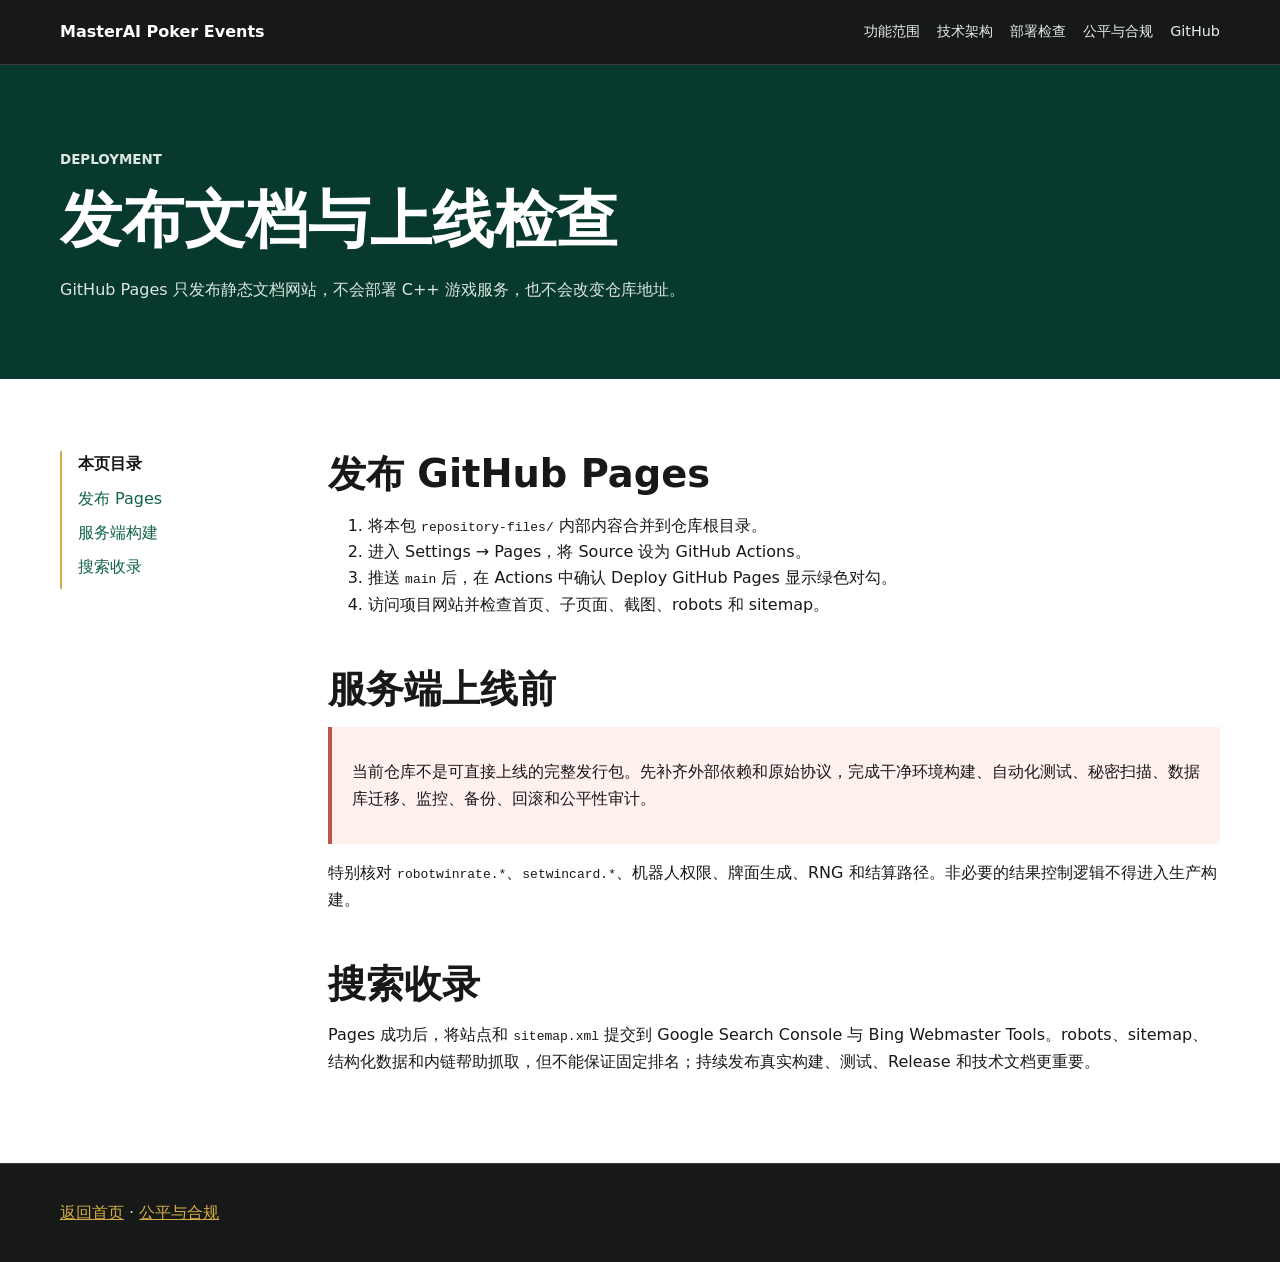
<file: docs/deployment.html>
<!doctype html>
<html lang="zh-CN"><head><meta charset="utf-8"><meta name="viewport" content="width=device-width,initial-scale=1"><title>德州扑克赛事平台部署与 GitHub Pages 指南</title><meta name="description" content="发布德州扑克赛事平台 GitHub Pages，并核对 C++、Tars、Protobuf、MySQL、XGame 依赖、安全、公平性和上线条件。"><meta name="robots" content="index,follow"><link rel="canonical" href="https://masterai-top.github.io/Texas-Holdem-Poker-Tournament-Event-Platform/deployment.html"><link rel="stylesheet" href="assets/styles.css"></head>
<body><header class="site-header"><nav class="nav" aria-label="主导航"><a class="brand" href="index.html">MasterAI Poker Events</a><div class="nav-links"><a href="features.html">功能范围</a><a href="architecture.html">技术架构</a><a href="deployment.html">部署检查</a><a href="responsible-use.html">公平与合规</a><a href="https://github.com/masterai-top/Texas-Holdem-Poker-Tournament-Event-Platform">GitHub</a></div></nav></header><main><section class="page-hero"><div class="container"><p class="eyebrow">Deployment</p><h1>发布文档与上线检查</h1><p>GitHub Pages 只发布静态文档网站，不会部署 C++ 游戏服务，也不会改变仓库地址。</p></div></section><section class="band white"><div class="container content-grid"><aside class="toc"><strong>本页目录</strong><a href="#pages">发布 Pages</a><a href="#server">服务端构建</a><a href="#search">搜索收录</a></aside><div class="prose"><section id="pages"><h2>发布 GitHub Pages</h2><ol><li>将本包 <code>repository-files/</code> 内部内容合并到仓库根目录。</li><li>进入 Settings → Pages，将 Source 设为 GitHub Actions。</li><li>推送 <code>main</code> 后，在 Actions 中确认 Deploy GitHub Pages 显示绿色对勾。</li><li>访问项目网站并检查首页、子页面、截图、robots 和 sitemap。</li></ol></section><section id="server"><h2>服务端上线前</h2><div class="notice"><p>当前仓库不是可直接上线的完整发行包。先补齐外部依赖和原始协议，完成干净环境构建、自动化测试、秘密扫描、数据库迁移、监控、备份、回滚和公平性审计。</p></div><p>特别核对 <code>robotwinrate.*</code>、<code>setwincard.*</code>、机器人权限、牌面生成、RNG 和结算路径。非必要的结果控制逻辑不得进入生产构建。</p></section><section id="search"><h2>搜索收录</h2><p>Pages 成功后，将站点和 <code>sitemap.xml</code> 提交到 Google Search Console 与 Bing Webmaster Tools。robots、sitemap、结构化数据和内链帮助抓取，但不能保证固定排名；持续发布真实构建、测试、Release 和技术文档更重要。</p></section></div></div></section></main><footer class="site-footer"><div class="container"><a href="index.html">返回首页</a> · <a href="responsible-use.html">公平与合规</a></div></footer></body></html>
</file>
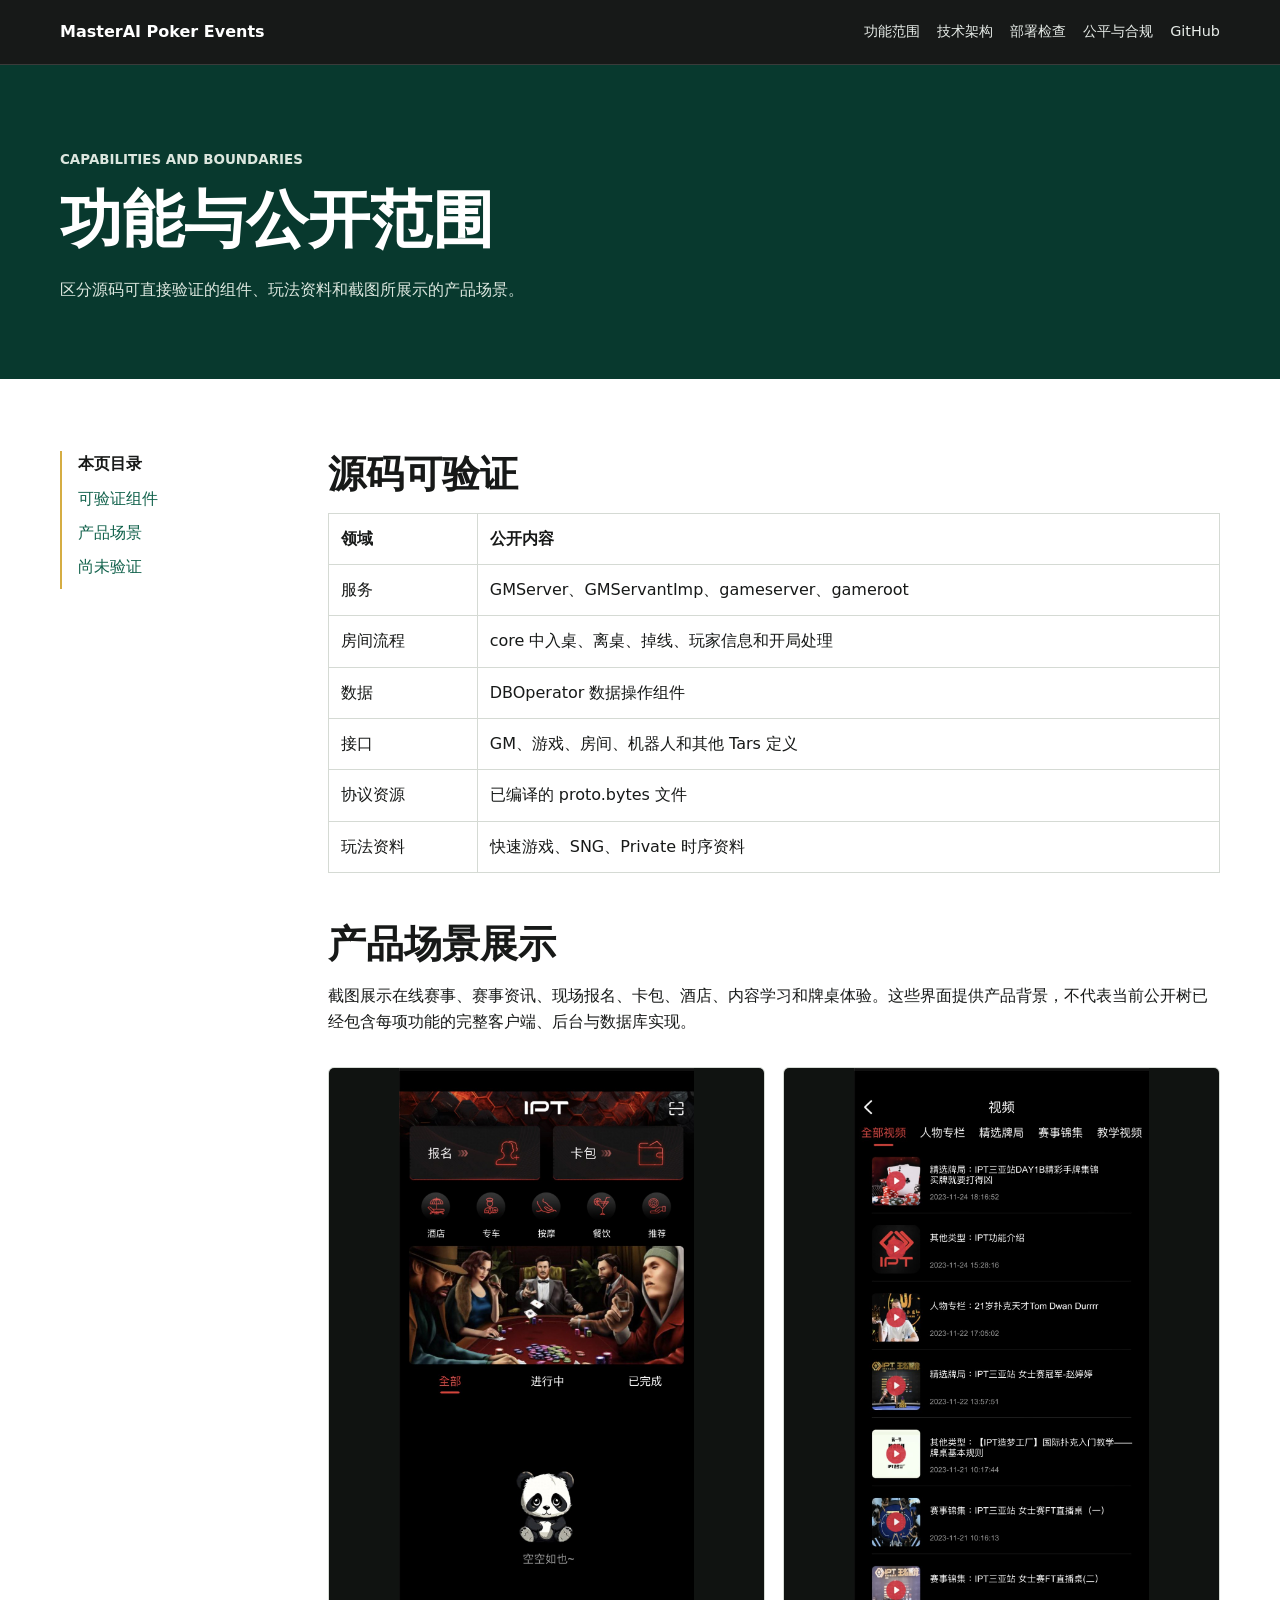
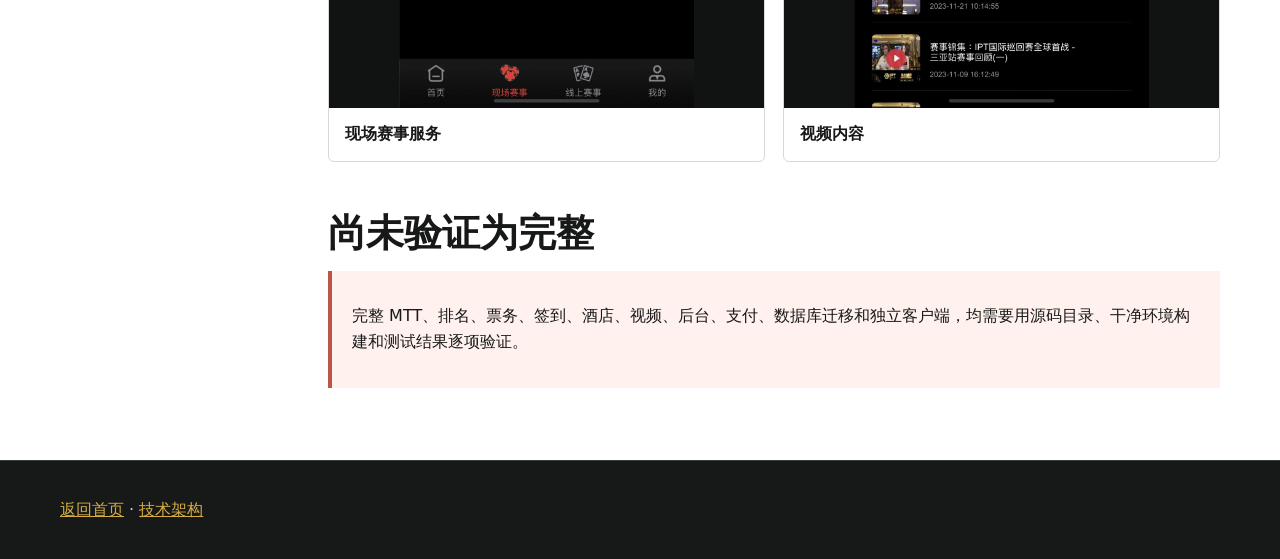
<file: docs/features.html>
<!doctype html>
<html lang="zh-CN"><head><meta charset="utf-8"><meta name="viewport" content="width=device-width,initial-scale=1"><title>德州扑克赛事平台功能与公开范围</title><meta name="description" content="查看德州扑克赛事平台公开代码中的 C++ 服务、Tars 接口、房间流程、协议资源，以及产品截图所展示但仍需验证的赛事能力。"><meta name="robots" content="index,follow,max-image-preview:large"><link rel="canonical" href="https://masterai-top.github.io/Texas-Holdem-Poker-Tournament-Event-Platform/features.html"><link rel="stylesheet" href="assets/styles.css"></head>
<body><header class="site-header"><nav class="nav" aria-label="主导航"><a class="brand" href="index.html">MasterAI Poker Events</a><div class="nav-links"><a href="features.html">功能范围</a><a href="architecture.html">技术架构</a><a href="deployment.html">部署检查</a><a href="responsible-use.html">公平与合规</a><a href="https://github.com/masterai-top/Texas-Holdem-Poker-Tournament-Event-Platform">GitHub</a></div></nav></header><main><section class="page-hero"><div class="container"><p class="eyebrow">Capabilities and Boundaries</p><h1>功能与公开范围</h1><p>区分源码可直接验证的组件、玩法资料和截图所展示的产品场景。</p></div></section><section class="band white"><div class="container content-grid"><aside class="toc"><strong>本页目录</strong><a href="#verified">可验证组件</a><a href="#product">产品场景</a><a href="#missing">尚未验证</a></aside><div class="prose"><section id="verified"><h2>源码可验证</h2><table><thead><tr><th>领域</th><th>公开内容</th></tr></thead><tbody><tr><td>服务</td><td>GMServer、GMServantImp、gameserver、gameroot</td></tr><tr><td>房间流程</td><td>core 中入桌、离桌、掉线、玩家信息和开局处理</td></tr><tr><td>数据</td><td>DBOperator 数据操作组件</td></tr><tr><td>接口</td><td>GM、游戏、房间、机器人和其他 Tars 定义</td></tr><tr><td>协议资源</td><td>已编译的 proto.bytes 文件</td></tr><tr><td>玩法资料</td><td>快速游戏、SNG、Private 时序资料</td></tr></tbody></table></section><section id="product"><h2>产品场景展示</h2><p>截图展示在线赛事、赛事资讯、现场报名、卡包、酒店、内容学习和牌桌体验。这些界面提供产品背景，不代表当前公开树已经包含每项功能的完整客户端、后台与数据库实现。</p><div class="gallery"><figure><img src="assets/screenshots/event-services.jpg" alt="赛事报名、卡包和酒店服务"><figcaption>现场赛事服务</figcaption></figure><figure><img src="assets/screenshots/video-library.jpg" alt="德州扑克赛事视频内容"><figcaption>视频内容</figcaption></figure></div></section><section id="missing"><h2>尚未验证为完整</h2><div class="notice"><p>完整 MTT、排名、票务、签到、酒店、视频、后台、支付、数据库迁移和独立客户端，均需要用源码目录、干净环境构建和测试结果逐项验证。</p></div></section></div></div></section></main><footer class="site-footer"><div class="container"><a href="index.html">返回首页</a> · <a href="architecture.html">技术架构</a></div></footer></body></html>
</file>
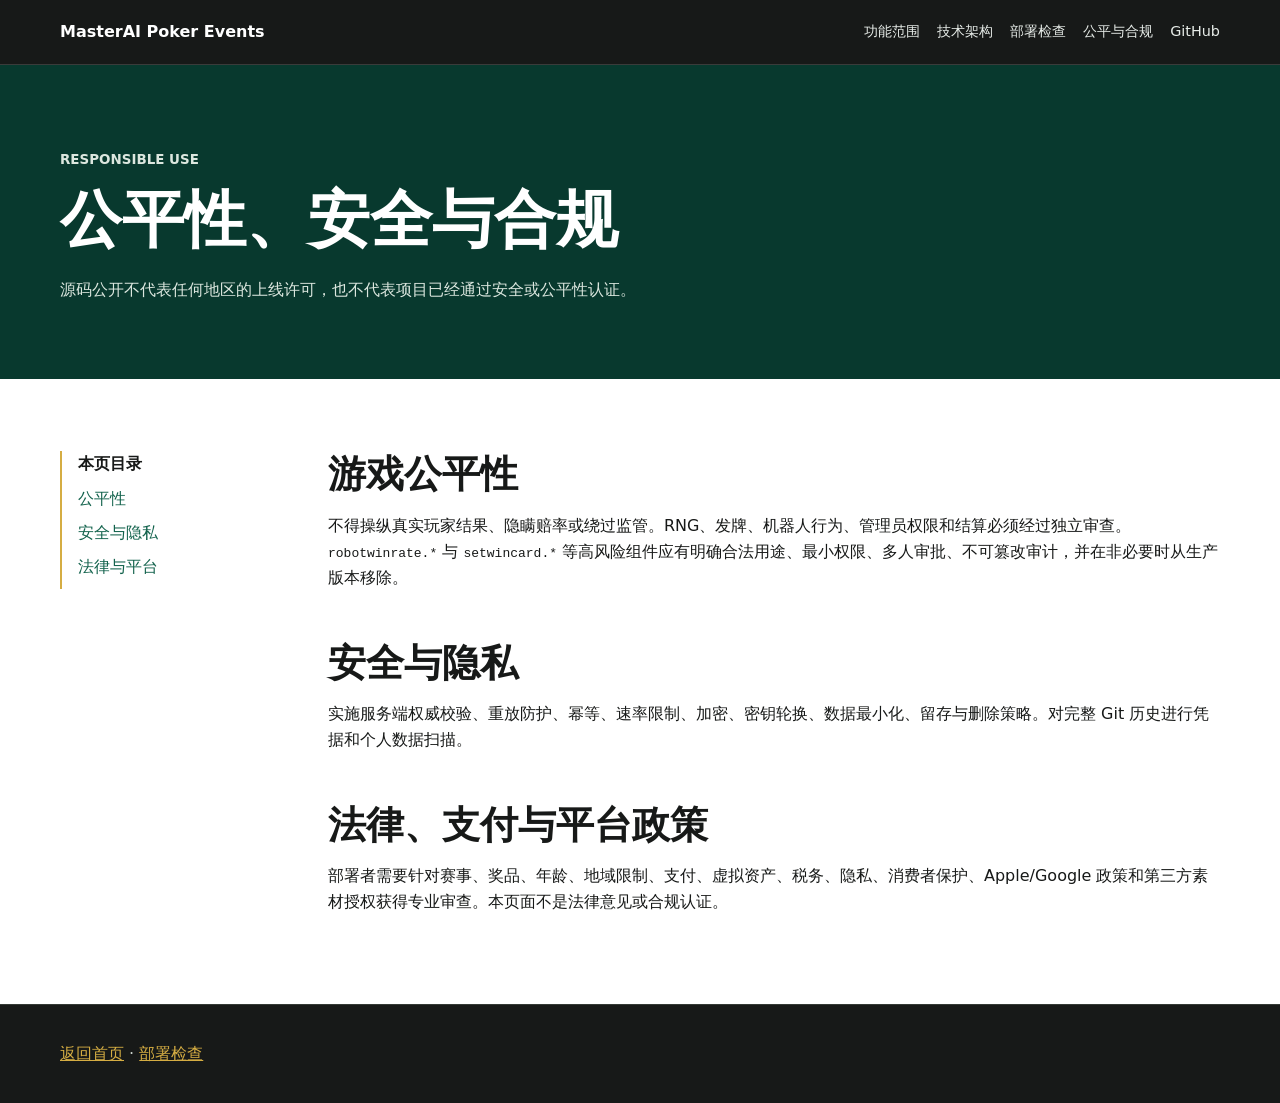
<file: docs/responsible-use.html>
<!doctype html>
<html lang="zh-CN"><head><meta charset="utf-8"><meta name="viewport" content="width=device-width,initial-scale=1"><title>德州扑克赛事平台公平性、安全与负责任使用</title><meta name="description" content="德州扑克赛事软件上线前需要完成公平性、安全、隐私、授权、年龄、支付、奖品和属地法规审查。"><meta name="robots" content="index,follow"><link rel="canonical" href="https://masterai-top.github.io/Texas-Holdem-Poker-Tournament-Event-Platform/responsible-use.html"><link rel="stylesheet" href="assets/styles.css"></head>
<body><header class="site-header"><nav class="nav" aria-label="主导航"><a class="brand" href="index.html">MasterAI Poker Events</a><div class="nav-links"><a href="features.html">功能范围</a><a href="architecture.html">技术架构</a><a href="deployment.html">部署检查</a><a href="responsible-use.html">公平与合规</a><a href="https://github.com/masterai-top/Texas-Holdem-Poker-Tournament-Event-Platform">GitHub</a></div></nav></header><main><section class="page-hero"><div class="container"><p class="eyebrow">Responsible Use</p><h1>公平性、安全与合规</h1><p>源码公开不代表任何地区的上线许可，也不代表项目已经通过安全或公平性认证。</p></div></section><section class="band white"><div class="container content-grid"><aside class="toc"><strong>本页目录</strong><a href="#fairness">公平性</a><a href="#security">安全与隐私</a><a href="#legal">法律与平台</a></aside><div class="prose"><section id="fairness"><h2>游戏公平性</h2><p>不得操纵真实玩家结果、隐瞒赔率或绕过监管。RNG、发牌、机器人行为、管理员权限和结算必须经过独立审查。<code>robotwinrate.*</code> 与 <code>setwincard.*</code> 等高风险组件应有明确合法用途、最小权限、多人审批、不可篡改审计，并在非必要时从生产版本移除。</p></section><section id="security"><h2>安全与隐私</h2><p>实施服务端权威校验、重放防护、幂等、速率限制、加密、密钥轮换、数据最小化、留存与删除策略。对完整 Git 历史进行凭据和个人数据扫描。</p></section><section id="legal"><h2>法律、支付与平台政策</h2><p>部署者需要针对赛事、奖品、年龄、地域限制、支付、虚拟资产、税务、隐私、消费者保护、Apple/Google 政策和第三方素材授权获得专业审查。本页面不是法律意见或合规认证。</p></section></div></div></section></main><footer class="site-footer"><div class="container"><a href="index.html">返回首页</a> · <a href="deployment.html">部署检查</a></div></footer></body></html>
</file>
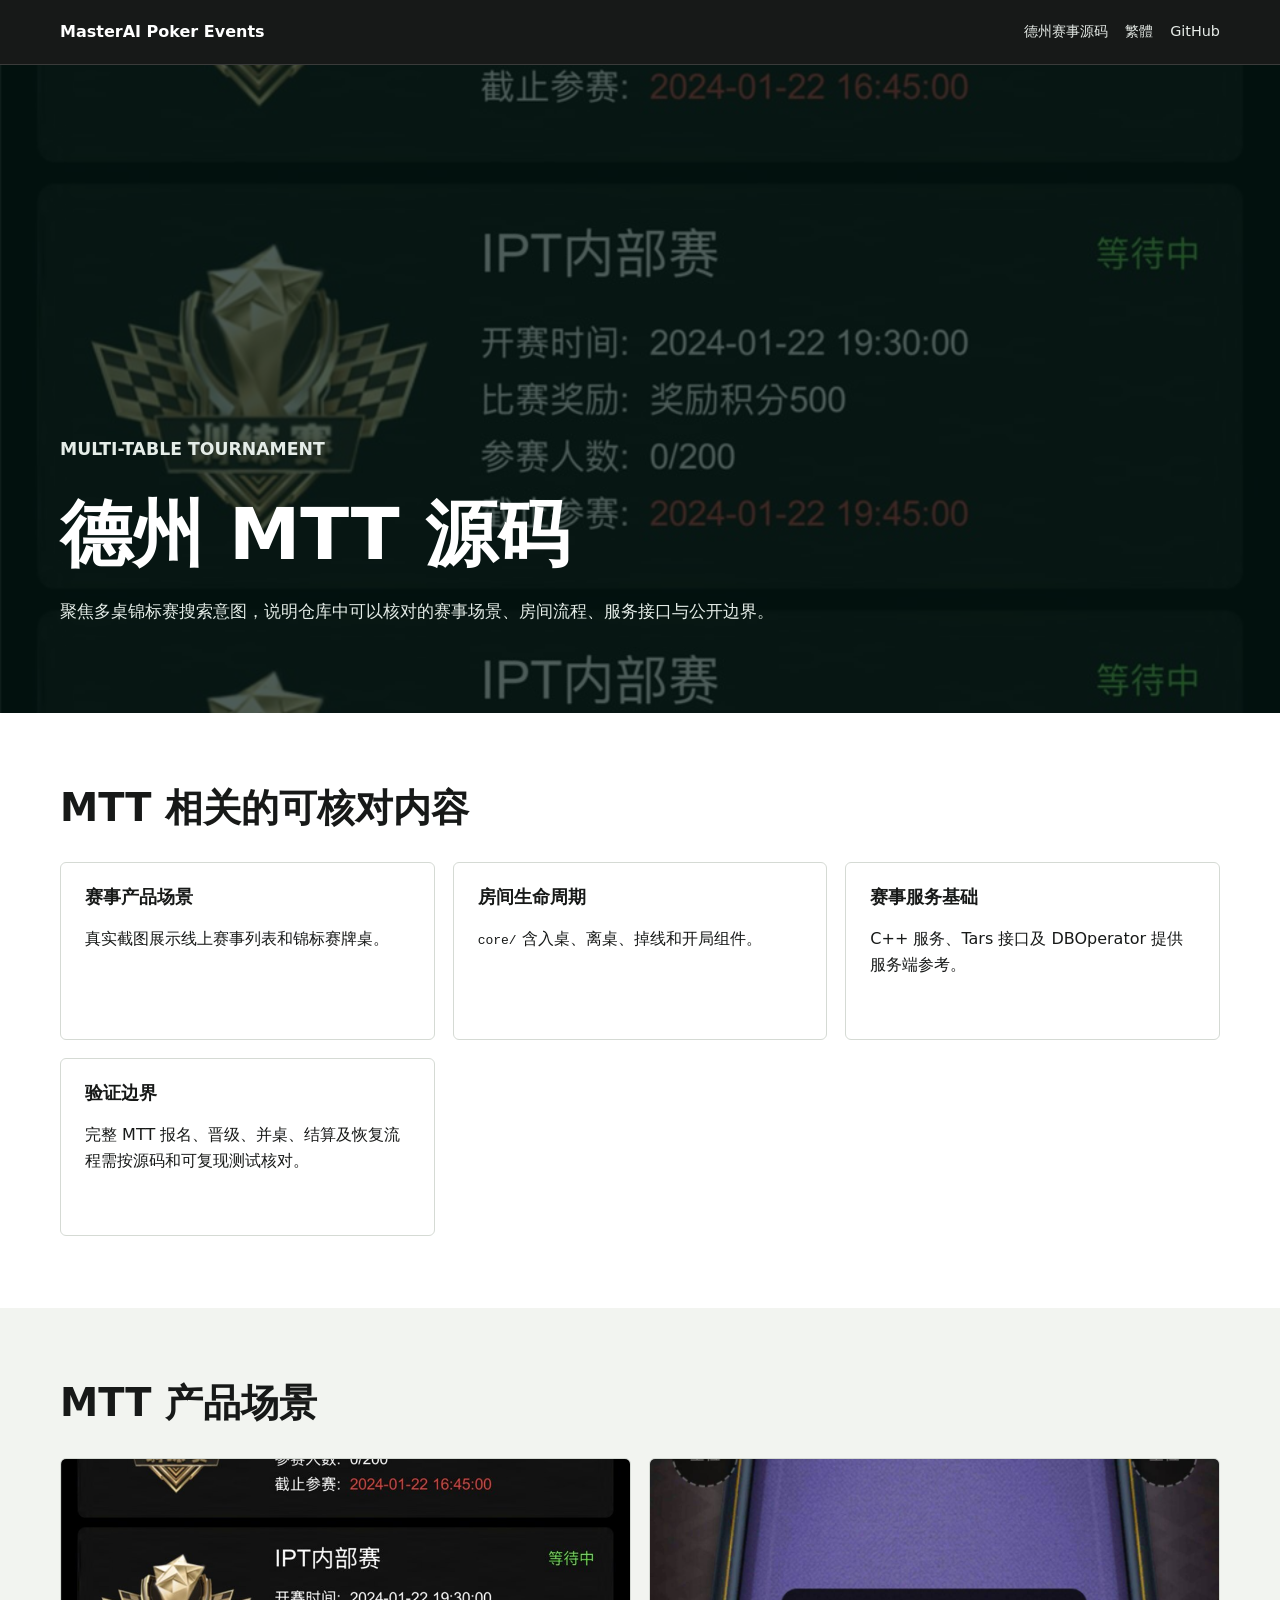
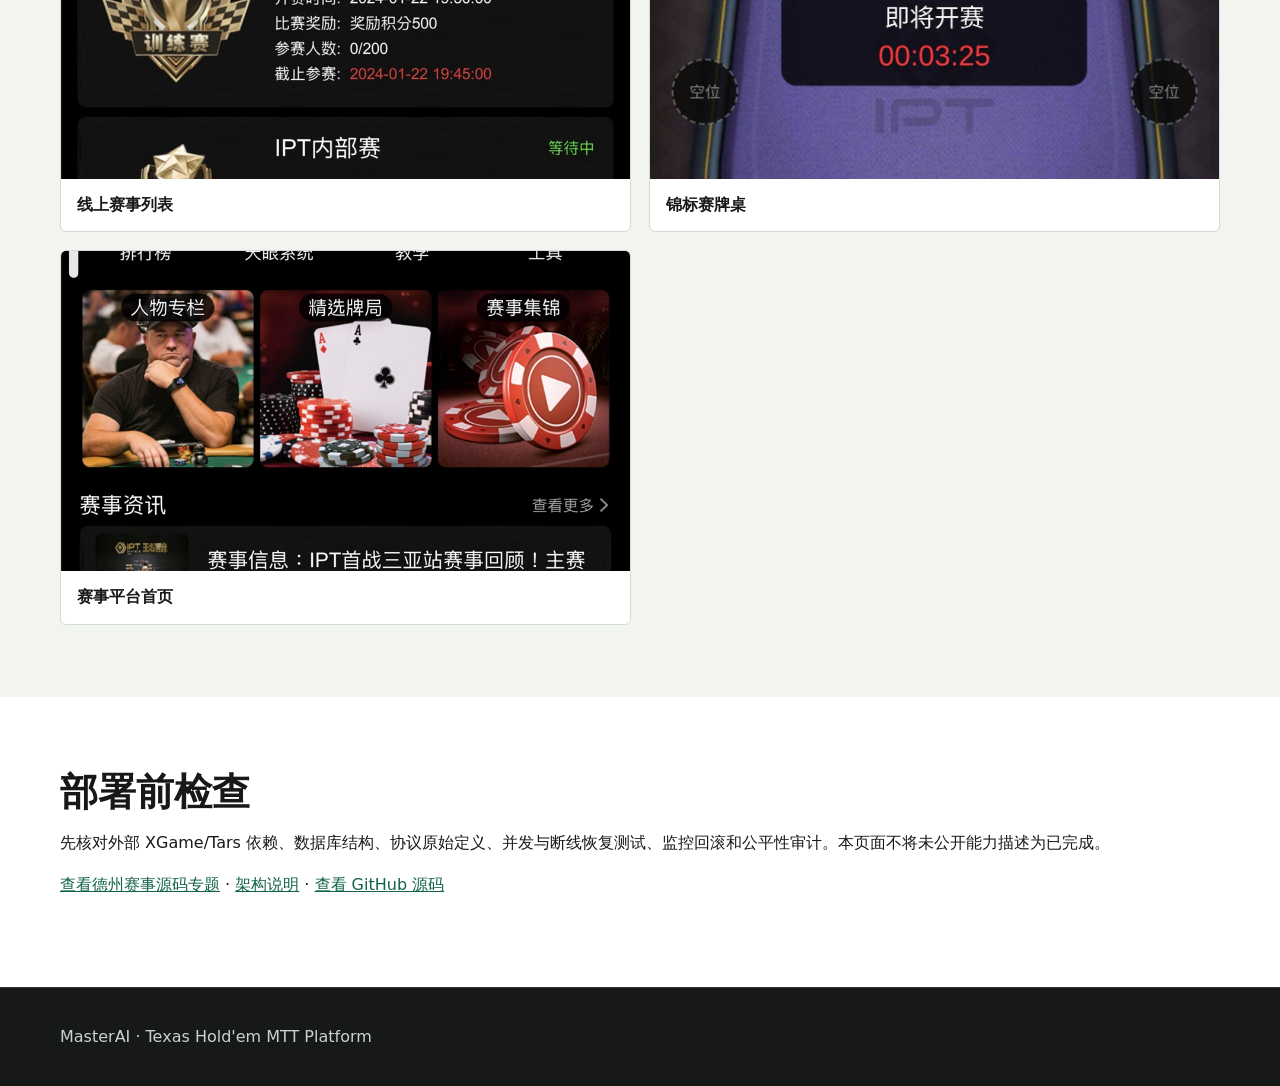
<file: docs/zh-cn/mtt-poker-source-code.html>
<!doctype html><html lang="zh-Hans"><head><meta charset="utf-8"><meta name="viewport" content="width=device-width,initial-scale=1">
<title>德州 MTT 源码｜多桌锦标赛、赛事房间与 C++/Tars 服务</title>
<meta name="description" content="德州 MTT 源码专题：核对多桌锦标赛产品场景、赛事牌桌、玩家与房间生命周期、C++/Tars 服务、协议及部署边界。"><meta name="robots" content="index,follow,max-image-preview:large">
<link rel="canonical" href="https://masterai-top.github.io/Texas-Holdem-Poker-Tournament-Event-Platform/zh-cn/mtt-poker-source-code.html"><link rel="alternate" hreflang="zh-Hans" href="https://masterai-top.github.io/Texas-Holdem-Poker-Tournament-Event-Platform/zh-cn/mtt-poker-source-code.html"><link rel="alternate" hreflang="zh-Hant" href="https://masterai-top.github.io/Texas-Holdem-Poker-Tournament-Event-Platform/zh-tw/mtt-poker-source-code.html"><link rel="alternate" hreflang="x-default" href="https://masterai-top.github.io/Texas-Holdem-Poker-Tournament-Event-Platform/zh-cn/mtt-poker-source-code.html">
<meta property="og:title" content="德州 MTT 源码"><meta property="og:description" content="MTT 多桌锦标赛场景、赛事房间与 C++/Tars 服务端公开内容。"><meta property="og:image" content="https://masterai-top.github.io/Texas-Holdem-Poker-Tournament-Event-Platform/assets/screenshots/online-events.jpg"><link rel="stylesheet" href="../assets/styles.css"></head>
<body><header class="site-header"><nav class="nav"><a class="brand" href="./">MasterAI Poker Events</a><div class="nav-links"><a href="texas-holdem-tournament-source-code.html">德州赛事源码</a><a href="../zh-tw/mtt-poker-source-code.html">繁體</a><a href="https://github.com/masterai-top/Texas-Holdem-Poker-Tournament-Event-Platform">GitHub</a></div></nav></header><main>
<section class="hero"><img class="hero-media" src="../assets/screenshots/online-events.jpg" alt="德州 MTT 源码在线多桌锦标赛列表"><div class="hero-inner"><p class="eyebrow">Multi-table Tournament</p><h1>德州 MTT 源码</h1><p>聚焦多桌锦标赛搜索意图，说明仓库中可以核对的赛事场景、房间流程、服务接口与公开边界。</p></div></section>
<section class="band white"><div class="container"><h2>MTT 相关的可核对内容</h2><div class="feature-grid"><article class="feature-item"><h3>赛事产品场景</h3><p>真实截图展示线上赛事列表和锦标赛牌桌。</p></article><article class="feature-item"><h3>房间生命周期</h3><p><code>core/</code> 含入桌、离桌、掉线和开局组件。</p></article><article class="feature-item"><h3>赛事服务基础</h3><p>C++ 服务、Tars 接口及 DBOperator 提供服务端参考。</p></article><article class="feature-item"><h3>验证边界</h3><p>完整 MTT 报名、晋级、并桌、结算及恢复流程需按源码和可复现测试核对。</p></article></div></div></section>
<section class="band"><div class="container"><h2>MTT 产品场景</h2><div class="gallery"><figure><img src="../assets/screenshots/online-events.jpg" alt="德州 MTT 多桌锦标赛赛事列表"><figcaption>线上赛事列表</figcaption></figure><figure><img src="../assets/screenshots/tournament-table.jpg" alt="德州 MTT 锦标赛牌桌"><figcaption>锦标赛牌桌</figcaption></figure><figure><img src="../assets/screenshots/event-home.jpg" alt="德州扑克赛事平台首页"><figcaption>赛事平台首页</figcaption></figure></div></div></section>
<section class="band white"><div class="container"><h2>部署前检查</h2><p>先核对外部 XGame/Tars 依赖、数据库结构、协议原始定义、并发与断线恢复测试、监控回滚和公平性审计。本页面不将未公开能力描述为已完成。</p><p><a href="texas-holdem-tournament-source-code.html">查看德州赛事源码专题</a> · <a href="../architecture.html">架构说明</a> · <a href="https://github.com/masterai-top/Texas-Holdem-Poker-Tournament-Event-Platform">查看 GitHub 源码</a></p></div></section></main><footer class="site-footer"><div class="container">MasterAI · Texas Hold'em MTT Platform</div></footer></body></html>
</file>
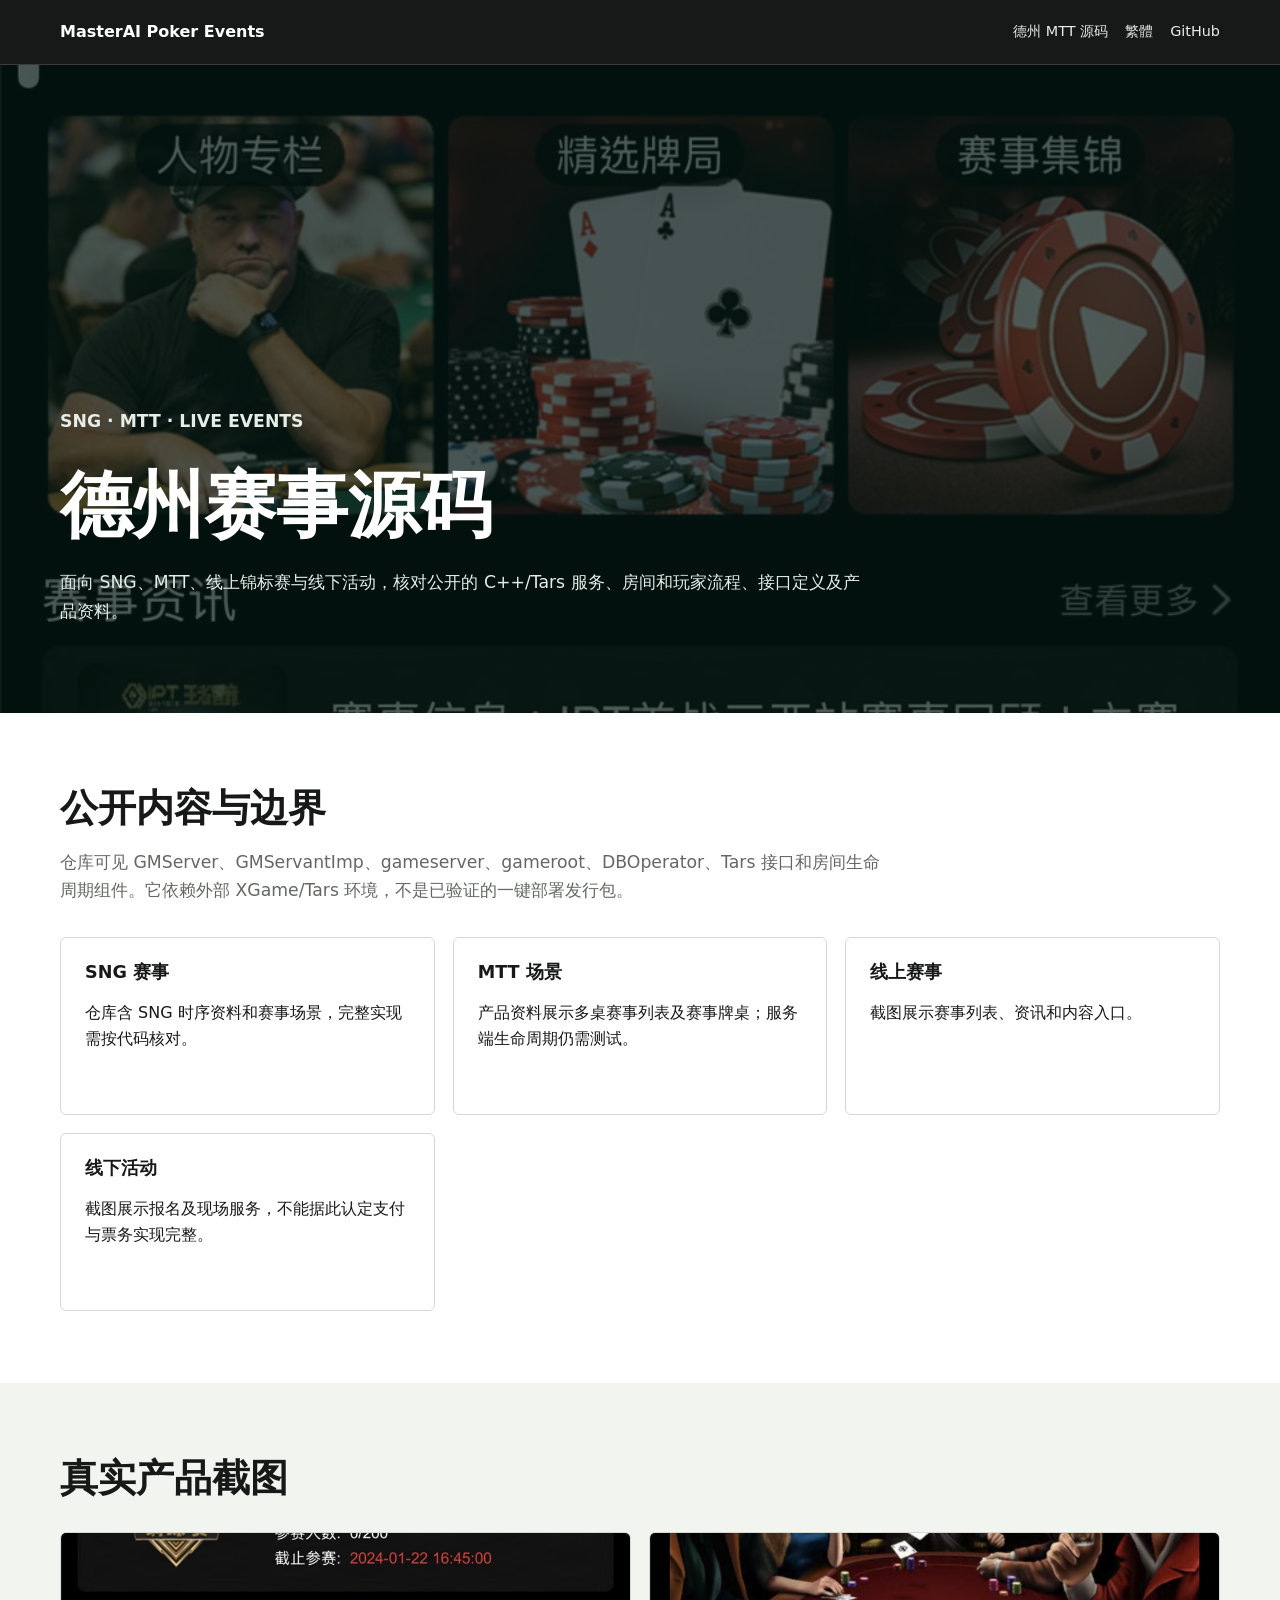
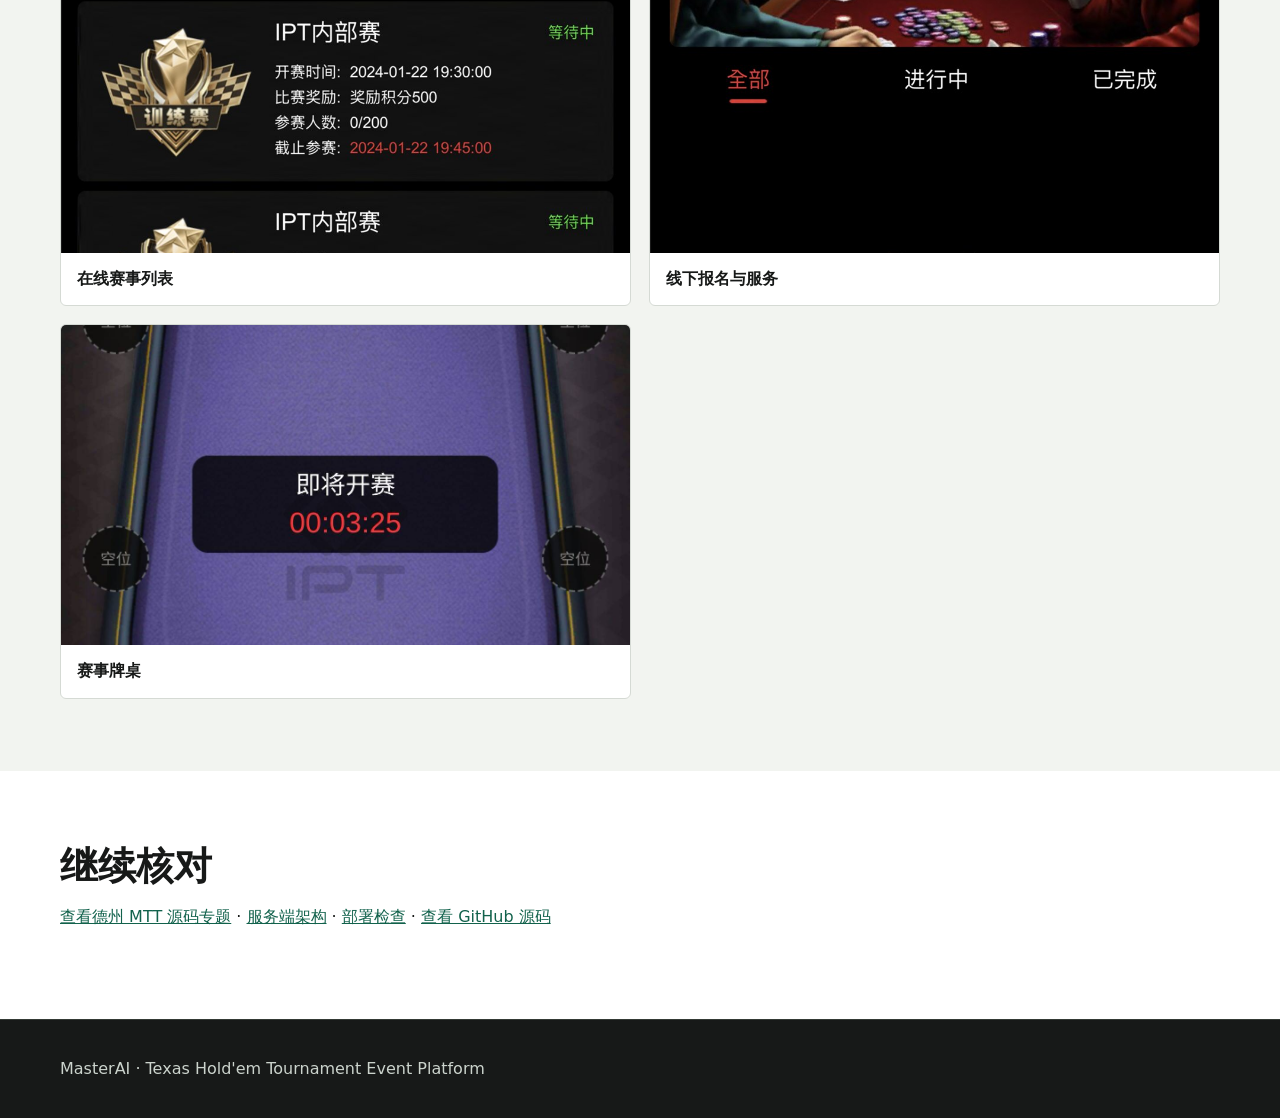
<file: docs/zh-cn/texas-holdem-tournament-source-code.html>
<!doctype html>
<html lang="zh-Hans"><head><meta charset="utf-8"><meta name="viewport" content="width=device-width,initial-scale=1">
<title>德州赛事源码｜SNG、MTT 与线下赛事 C++/Tars 服务端</title>
<meta name="description" content="德州赛事源码专题：介绍 SNG、MTT、线上赛事、线下报名场景，以及仓库公开的 C++/Tars 服务、房间流程、协议和真实产品截图。">
<meta name="robots" content="index,follow,max-image-preview:large">
<link rel="canonical" href="https://masterai-top.github.io/Texas-Holdem-Poker-Tournament-Event-Platform/zh-cn/texas-holdem-tournament-source-code.html">
<link rel="alternate" hreflang="zh-Hans" href="https://masterai-top.github.io/Texas-Holdem-Poker-Tournament-Event-Platform/zh-cn/texas-holdem-tournament-source-code.html">
<link rel="alternate" hreflang="zh-Hant" href="https://masterai-top.github.io/Texas-Holdem-Poker-Tournament-Event-Platform/zh-tw/texas-holdem-tournament-source-code.html">
<link rel="alternate" hreflang="x-default" href="https://masterai-top.github.io/Texas-Holdem-Poker-Tournament-Event-Platform/zh-cn/texas-holdem-tournament-source-code.html">
<meta property="og:title" content="德州赛事源码"><meta property="og:description" content="SNG、MTT、线上及线下德州赛事 C++/Tars 服务端公开内容。"><meta property="og:image" content="https://masterai-top.github.io/Texas-Holdem-Poker-Tournament-Event-Platform/assets/screenshots/event-home.jpg">
<link rel="stylesheet" href="../assets/styles.css">
<script type="application/ld+json">{"@context":"https://schema.org","@type":"TechArticle","headline":"德州赛事源码","about":["德州扑克赛事","SNG","MTT","C++","Tars"],"inLanguage":"zh-Hans","isPartOf":{"@type":"SoftwareSourceCode","codeRepository":"https://github.com/masterai-top/Texas-Holdem-Poker-Tournament-Event-Platform"}}</script></head>
<body><header class="site-header"><nav class="nav"><a class="brand" href="./">MasterAI Poker Events</a><div class="nav-links"><a href="mtt-poker-source-code.html">德州 MTT 源码</a><a href="../zh-tw/texas-holdem-tournament-source-code.html">繁體</a><a href="https://github.com/masterai-top/Texas-Holdem-Poker-Tournament-Event-Platform">GitHub</a></div></nav></header>
<main><section class="hero"><img class="hero-media" src="../assets/screenshots/event-home.jpg" alt="德州赛事源码产品首页"><div class="hero-inner"><p class="eyebrow">SNG · MTT · Live Events</p><h1>德州赛事源码</h1><p>面向 SNG、MTT、线上锦标赛与线下活动，核对公开的 C++/Tars 服务、房间和玩家流程、接口定义及产品资料。</p></div></section>
<section class="band white"><div class="container"><h2>公开内容与边界</h2><p class="lead">仓库可见 GMServer、GMServantImp、gameserver、gameroot、DBOperator、Tars 接口和房间生命周期组件。它依赖外部 XGame/Tars 环境，不是已验证的一键部署发行包。</p><div class="feature-grid"><article class="feature-item"><h3>SNG 赛事</h3><p>仓库含 SNG 时序资料和赛事场景，完整实现需按代码核对。</p></article><article class="feature-item"><h3>MTT 场景</h3><p>产品资料展示多桌赛事列表及赛事牌桌；服务端生命周期仍需测试。</p></article><article class="feature-item"><h3>线上赛事</h3><p>截图展示赛事列表、资讯和内容入口。</p></article><article class="feature-item"><h3>线下活动</h3><p>截图展示报名及现场服务，不能据此认定支付与票务实现完整。</p></article></div></div></section>
<section class="band" id="screens"><div class="container"><h2>真实产品截图</h2><div class="gallery"><figure><img src="../assets/screenshots/online-events.jpg" alt="德州赛事源码在线赛事列表"><figcaption>在线赛事列表</figcaption></figure><figure><img src="../assets/screenshots/event-services.jpg" alt="德州线下赛事报名服务"><figcaption>线下报名与服务</figcaption></figure><figure><img src="../assets/screenshots/tournament-table.jpg" alt="德州扑克赛事牌桌"><figcaption>赛事牌桌</figcaption></figure></div></div></section>
<section class="band white"><div class="container"><h2>继续核对</h2><p><a href="mtt-poker-source-code.html">查看德州 MTT 源码专题</a> · <a href="../architecture.html">服务端架构</a> · <a href="../deployment.html">部署检查</a> · <a href="https://github.com/masterai-top/Texas-Holdem-Poker-Tournament-Event-Platform">查看 GitHub 源码</a></p></div></section></main><footer class="site-footer"><div class="container">MasterAI · Texas Hold'em Tournament Event Platform</div></footer></body></html>
</file>
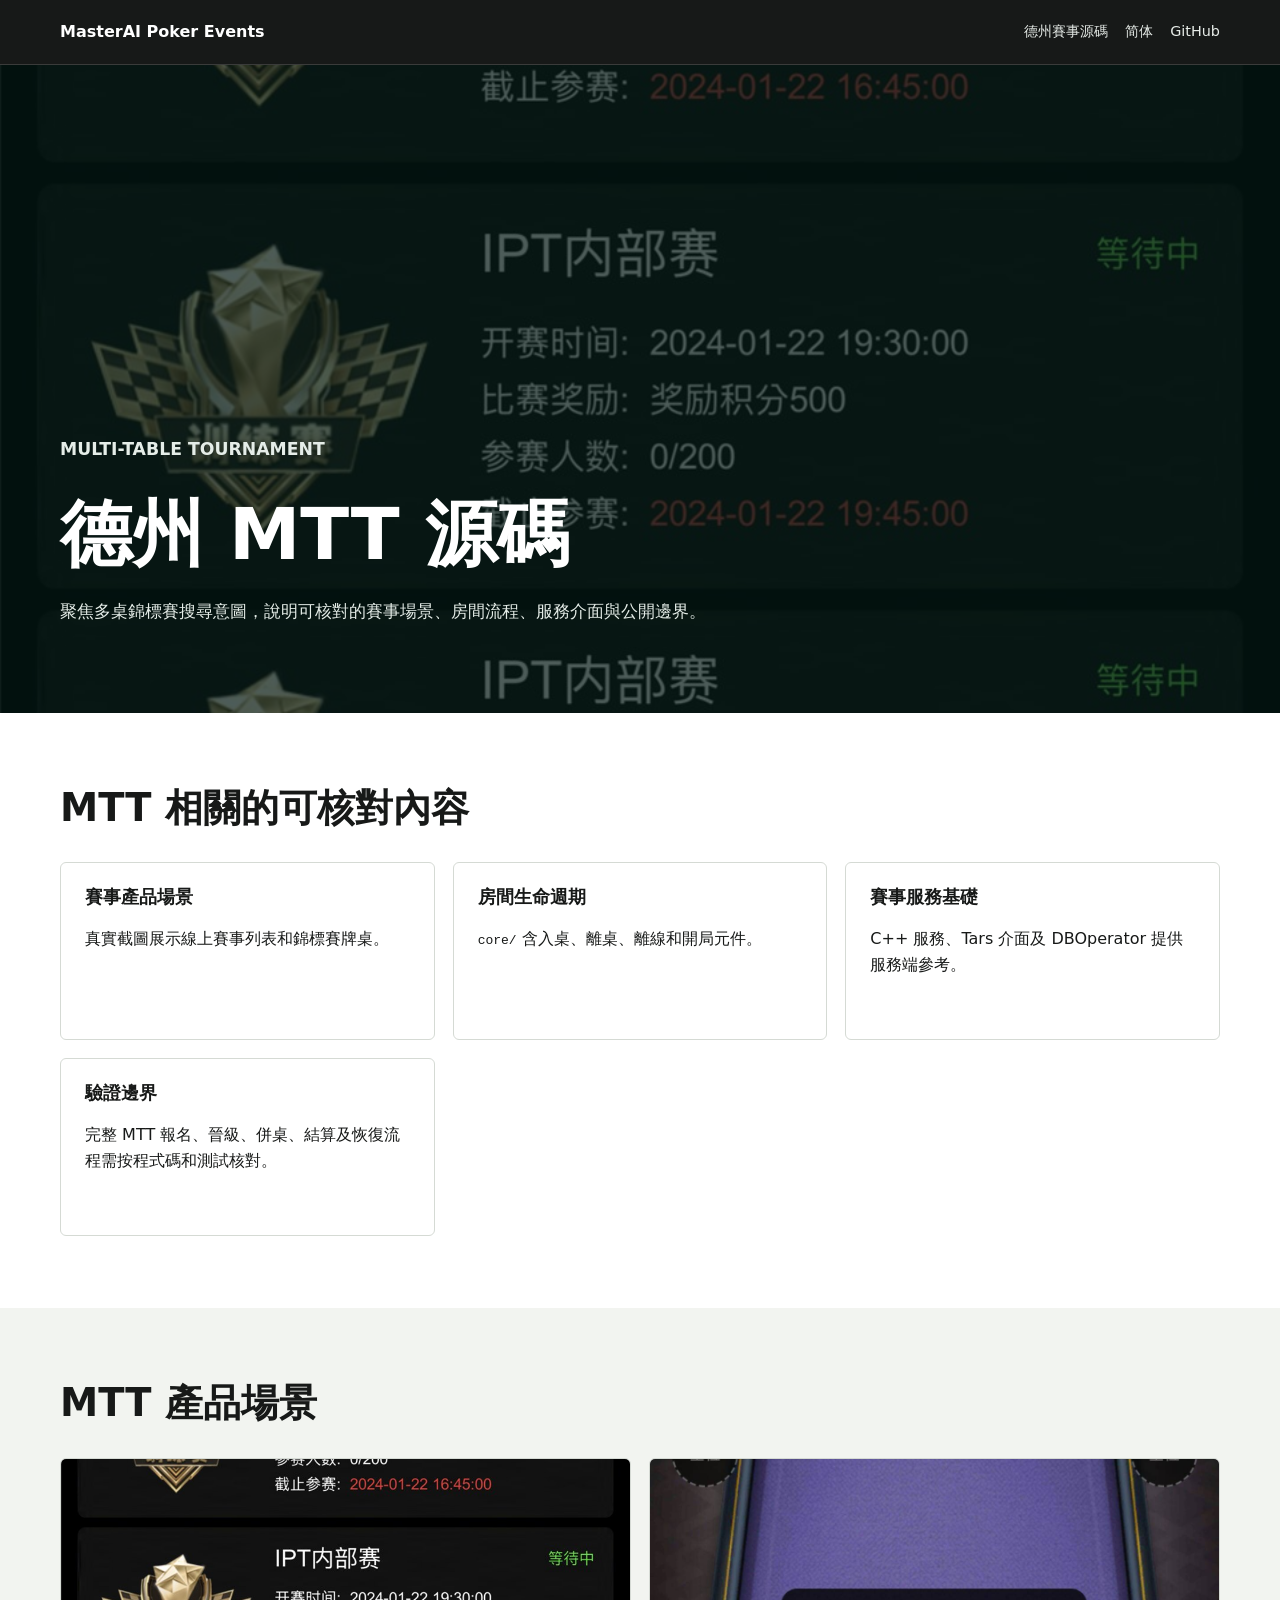
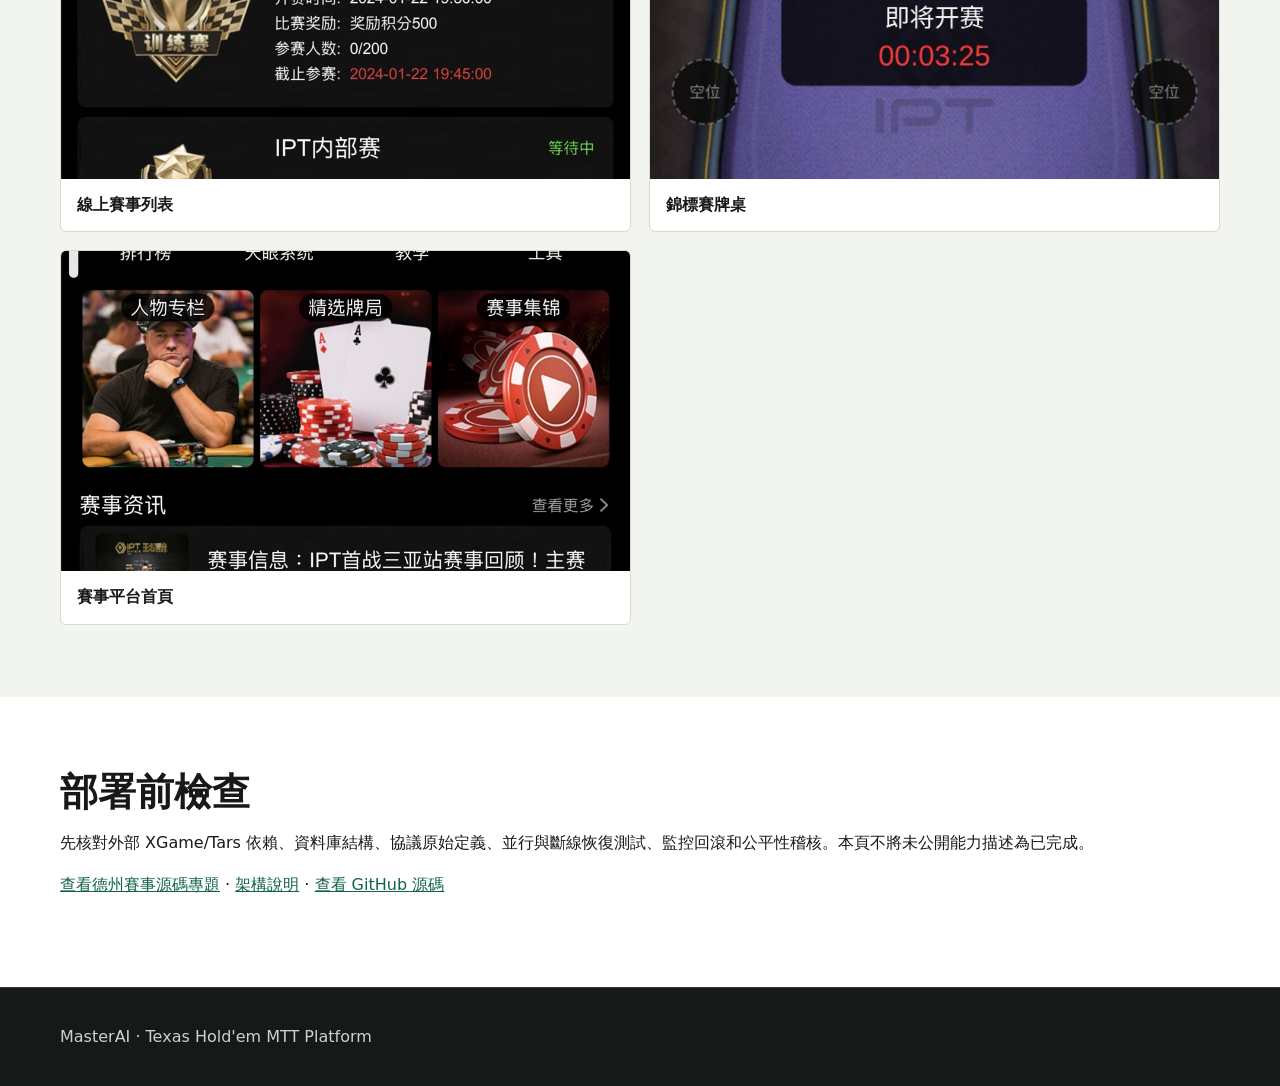
<file: docs/zh-tw/mtt-poker-source-code.html>
<!doctype html><html lang="zh-Hant"><head><meta charset="utf-8"><meta name="viewport" content="width=device-width,initial-scale=1"><title>德州 MTT 源碼｜多桌錦標賽、賽事房間與 C++/Tars 服務</title><meta name="description" content="德州 MTT 源碼專題：核對多桌錦標賽產品場景、賽事牌桌、玩家與房間生命週期、C++/Tars 服務、協議及部署邊界。"><meta name="robots" content="index,follow,max-image-preview:large"><link rel="canonical" href="https://masterai-top.github.io/Texas-Holdem-Poker-Tournament-Event-Platform/zh-tw/mtt-poker-source-code.html"><link rel="alternate" hreflang="zh-Hans" href="https://masterai-top.github.io/Texas-Holdem-Poker-Tournament-Event-Platform/zh-cn/mtt-poker-source-code.html"><link rel="alternate" hreflang="zh-Hant" href="https://masterai-top.github.io/Texas-Holdem-Poker-Tournament-Event-Platform/zh-tw/mtt-poker-source-code.html"><link rel="alternate" hreflang="x-default" href="https://masterai-top.github.io/Texas-Holdem-Poker-Tournament-Event-Platform/zh-cn/mtt-poker-source-code.html"><meta property="og:image" content="https://masterai-top.github.io/Texas-Holdem-Poker-Tournament-Event-Platform/assets/screenshots/online-events.jpg"><link rel="stylesheet" href="../assets/styles.css"></head><body><header class="site-header"><nav class="nav"><a class="brand" href="./">MasterAI Poker Events</a><div class="nav-links"><a href="texas-holdem-tournament-source-code.html">德州賽事源碼</a><a href="../zh-cn/mtt-poker-source-code.html">简体</a><a href="https://github.com/masterai-top/Texas-Holdem-Poker-Tournament-Event-Platform">GitHub</a></div></nav></header><main><section class="hero"><img class="hero-media" src="../assets/screenshots/online-events.jpg" alt="德州 MTT 源碼線上多桌錦標賽列表"><div class="hero-inner"><p class="eyebrow">Multi-table Tournament</p><h1>德州 MTT 源碼</h1><p>聚焦多桌錦標賽搜尋意圖，說明可核對的賽事場景、房間流程、服務介面與公開邊界。</p></div></section><section class="band white"><div class="container"><h2>MTT 相關的可核對內容</h2><div class="feature-grid"><article class="feature-item"><h3>賽事產品場景</h3><p>真實截圖展示線上賽事列表和錦標賽牌桌。</p></article><article class="feature-item"><h3>房間生命週期</h3><p><code>core/</code> 含入桌、離桌、離線和開局元件。</p></article><article class="feature-item"><h3>賽事服務基礎</h3><p>C++ 服務、Tars 介面及 DBOperator 提供服務端參考。</p></article><article class="feature-item"><h3>驗證邊界</h3><p>完整 MTT 報名、晉級、併桌、結算及恢復流程需按程式碼和測試核對。</p></article></div></div></section><section class="band"><div class="container"><h2>MTT 產品場景</h2><div class="gallery"><figure><img src="../assets/screenshots/online-events.jpg" alt="德州 MTT 多桌錦標賽賽事列表"><figcaption>線上賽事列表</figcaption></figure><figure><img src="../assets/screenshots/tournament-table.jpg" alt="德州 MTT 錦標賽牌桌"><figcaption>錦標賽牌桌</figcaption></figure><figure><img src="../assets/screenshots/event-home.jpg" alt="德州撲克賽事平台首頁"><figcaption>賽事平台首頁</figcaption></figure></div></div></section><section class="band white"><div class="container"><h2>部署前檢查</h2><p>先核對外部 XGame/Tars 依賴、資料庫結構、協議原始定義、並行與斷線恢復測試、監控回滾和公平性稽核。本頁不將未公開能力描述為已完成。</p><p><a href="texas-holdem-tournament-source-code.html">查看德州賽事源碼專題</a> · <a href="../architecture.html">架構說明</a> · <a href="https://github.com/masterai-top/Texas-Holdem-Poker-Tournament-Event-Platform">查看 GitHub 源碼</a></p></div></section></main><footer class="site-footer"><div class="container">MasterAI · Texas Hold'em MTT Platform</div></footer></body></html>
</file>
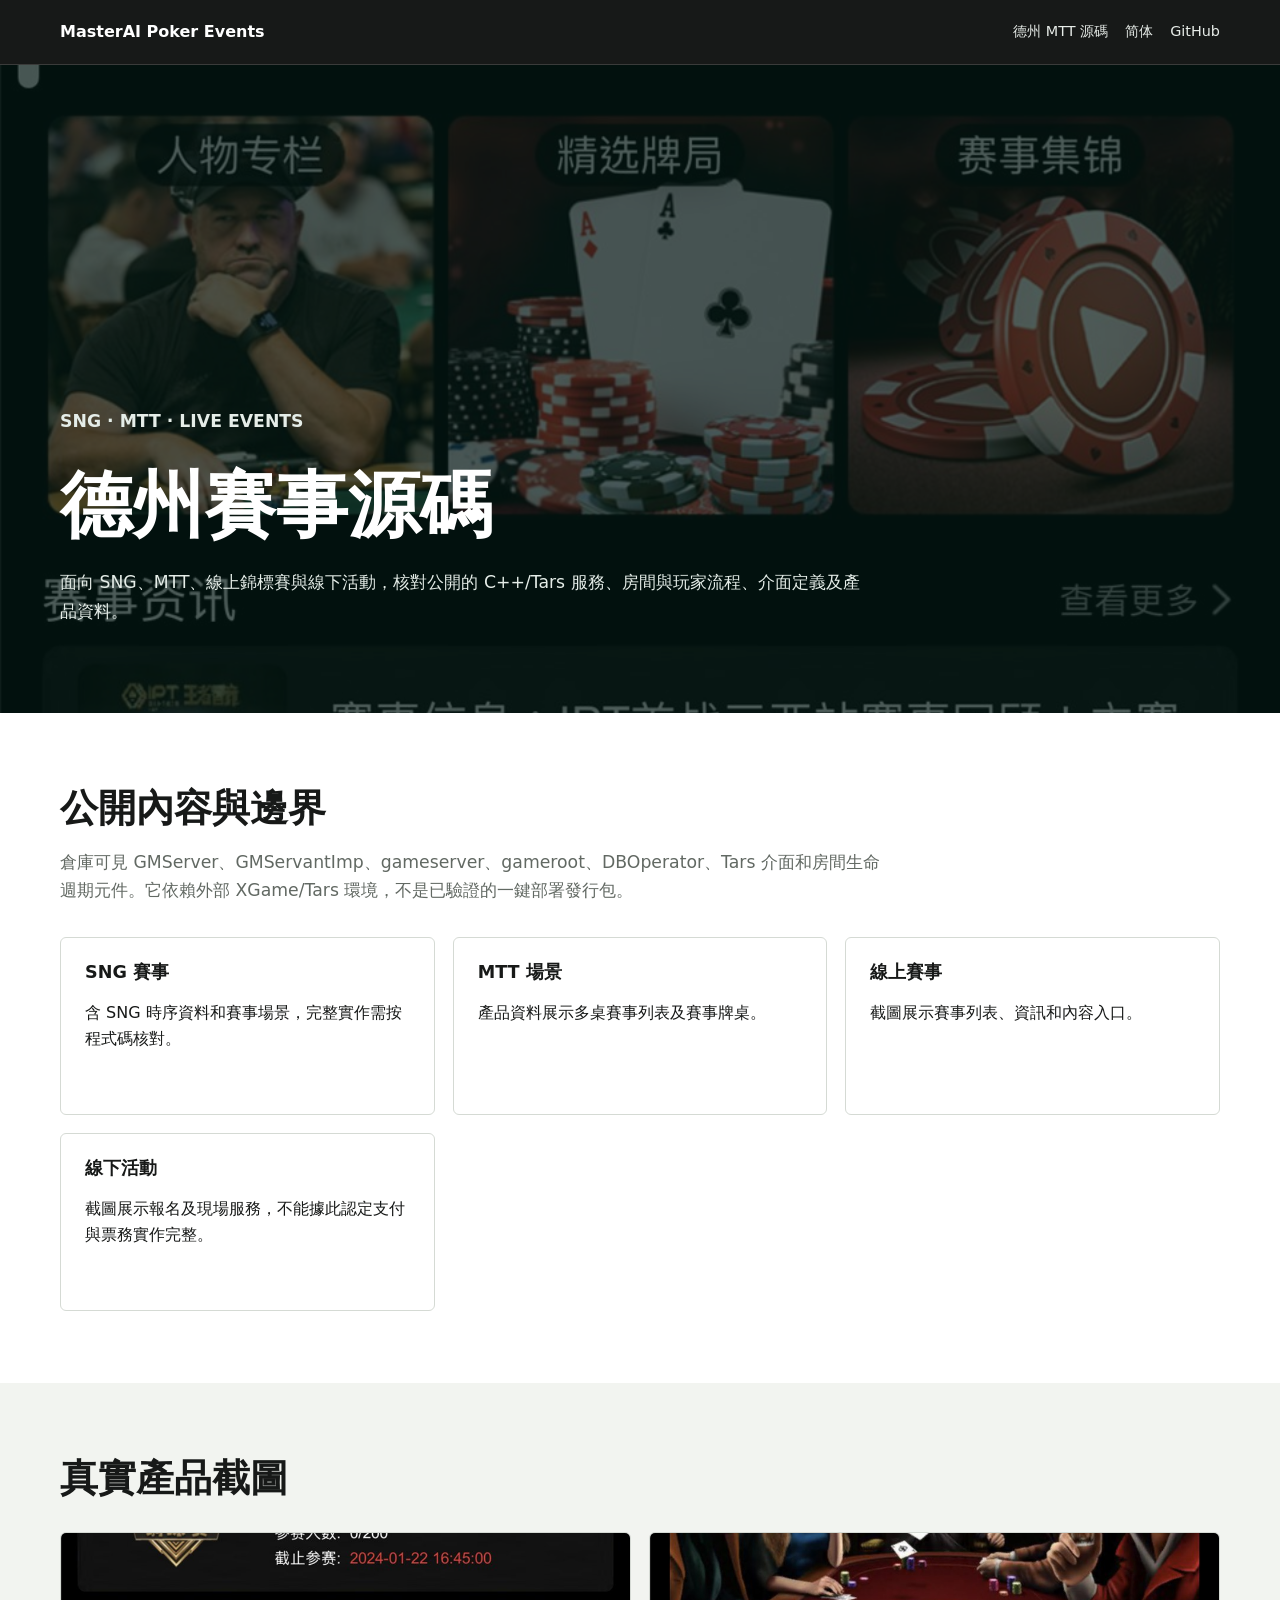
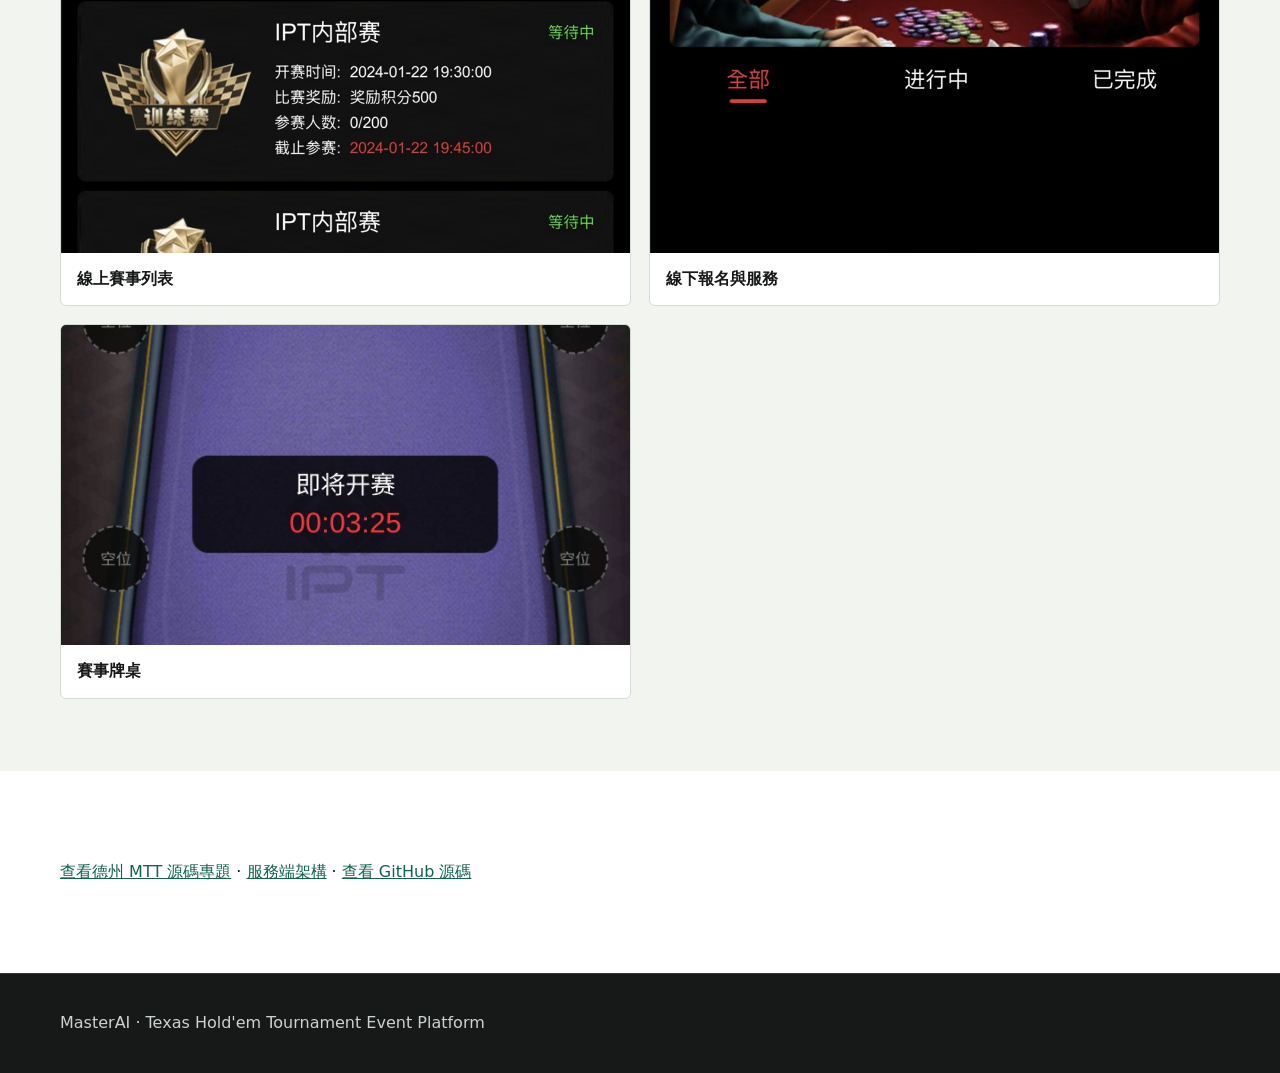
<file: docs/zh-tw/texas-holdem-tournament-source-code.html>
<!doctype html><html lang="zh-Hant"><head><meta charset="utf-8"><meta name="viewport" content="width=device-width,initial-scale=1"><title>德州賽事源碼｜SNG、MTT 與線下賽事 C++/Tars 服務端</title><meta name="description" content="德州賽事源碼專題：介紹 SNG、MTT、線上賽事、線下報名場景，以及公開的 C++/Tars 服務、房間流程、協議與真實產品截圖。"><meta name="robots" content="index,follow,max-image-preview:large"><link rel="canonical" href="https://masterai-top.github.io/Texas-Holdem-Poker-Tournament-Event-Platform/zh-tw/texas-holdem-tournament-source-code.html"><link rel="alternate" hreflang="zh-Hans" href="https://masterai-top.github.io/Texas-Holdem-Poker-Tournament-Event-Platform/zh-cn/texas-holdem-tournament-source-code.html"><link rel="alternate" hreflang="zh-Hant" href="https://masterai-top.github.io/Texas-Holdem-Poker-Tournament-Event-Platform/zh-tw/texas-holdem-tournament-source-code.html"><link rel="alternate" hreflang="x-default" href="https://masterai-top.github.io/Texas-Holdem-Poker-Tournament-Event-Platform/zh-cn/texas-holdem-tournament-source-code.html"><meta property="og:image" content="https://masterai-top.github.io/Texas-Holdem-Poker-Tournament-Event-Platform/assets/screenshots/event-home.jpg"><link rel="stylesheet" href="../assets/styles.css"></head><body><header class="site-header"><nav class="nav"><a class="brand" href="./">MasterAI Poker Events</a><div class="nav-links"><a href="mtt-poker-source-code.html">德州 MTT 源碼</a><a href="../zh-cn/texas-holdem-tournament-source-code.html">简体</a><a href="https://github.com/masterai-top/Texas-Holdem-Poker-Tournament-Event-Platform">GitHub</a></div></nav></header><main><section class="hero"><img class="hero-media" src="../assets/screenshots/event-home.jpg" alt="德州賽事源碼產品首頁"><div class="hero-inner"><p class="eyebrow">SNG · MTT · Live Events</p><h1>德州賽事源碼</h1><p>面向 SNG、MTT、線上錦標賽與線下活動，核對公開的 C++/Tars 服務、房間與玩家流程、介面定義及產品資料。</p></div></section><section class="band white"><div class="container"><h2>公開內容與邊界</h2><p class="lead">倉庫可見 GMServer、GMServantImp、gameserver、gameroot、DBOperator、Tars 介面和房間生命週期元件。它依賴外部 XGame/Tars 環境，不是已驗證的一鍵部署發行包。</p><div class="feature-grid"><article class="feature-item"><h3>SNG 賽事</h3><p>含 SNG 時序資料和賽事場景，完整實作需按程式碼核對。</p></article><article class="feature-item"><h3>MTT 場景</h3><p>產品資料展示多桌賽事列表及賽事牌桌。</p></article><article class="feature-item"><h3>線上賽事</h3><p>截圖展示賽事列表、資訊和內容入口。</p></article><article class="feature-item"><h3>線下活動</h3><p>截圖展示報名及現場服務，不能據此認定支付與票務實作完整。</p></article></div></div></section><section class="band"><div class="container"><h2>真實產品截圖</h2><div class="gallery"><figure><img src="../assets/screenshots/online-events.jpg" alt="德州賽事源碼線上賽事列表"><figcaption>線上賽事列表</figcaption></figure><figure><img src="../assets/screenshots/event-services.jpg" alt="德州線下賽事報名服務"><figcaption>線下報名與服務</figcaption></figure><figure><img src="../assets/screenshots/tournament-table.jpg" alt="德州撲克賽事牌桌"><figcaption>賽事牌桌</figcaption></figure></div></div></section><section class="band white"><div class="container"><p><a href="mtt-poker-source-code.html">查看德州 MTT 源碼專題</a> · <a href="../architecture.html">服務端架構</a> · <a href="https://github.com/masterai-top/Texas-Holdem-Poker-Tournament-Event-Platform">查看 GitHub 源碼</a></p></div></section></main><footer class="site-footer"><div class="container">MasterAI · Texas Hold'em Tournament Event Platform</div></footer></body></html>
</file>
<file: docs/assets/styles.css>
:root {
  --ink: #171918;
  --paper: #f2f4f0;
  --white: #ffffff;
  --felt: #12624c;
  --felt-dark: #08392e;
  --gold: #d5ad43;
  --coral: #bd5548;
  --blue: #28698f;
  --muted: #626963;
  --line: #d5dad4;
  --max: 1160px;
}

* { box-sizing: border-box; }
html { scroll-behavior: smooth; }
body { margin: 0; color: var(--ink); background: var(--paper); font-family: Inter, ui-sans-serif, system-ui, -apple-system, BlinkMacSystemFont, "Segoe UI", sans-serif; line-height: 1.65; }
a { color: var(--felt); }
img { display: block; max-width: 100%; }
h1, h2, h3 { margin-top: 0; line-height: 1.18; letter-spacing: 0; }
h1 { max-width: 980px; margin-bottom: 20px; font-size: clamp(2.2rem, 5.6vw, 4.6rem); }
h2 { margin-bottom: 16px; font-size: clamp(1.7rem, 3vw, 2.5rem); }
h3 { font-size: 1.1rem; }

.site-header { position: sticky; z-index: 20; top: 0; border-bottom: 1px solid rgba(255,255,255,.15); background: var(--ink); color: var(--white); }
.nav { display: flex; width: min(calc(100% - 32px), var(--max)); min-height: 64px; align-items: center; justify-content: space-between; gap: 22px; margin: 0 auto; }
.brand { color: var(--white); font-weight: 780; text-decoration: none; }
.nav-links { display: flex; flex-wrap: wrap; align-items: center; gap: 17px; }
.nav-links a { color: #e7ece8; font-size: .9rem; text-decoration: none; }
.nav-links a:hover, .nav-links a:focus-visible { color: var(--gold); }
.language-switch { display: flex; flex-wrap: wrap; gap: 7px; }
.language-switch a { border: 1px solid #626963; border-radius: 4px; padding: 6px 9px; color: var(--white); font-size: .8rem; text-decoration: none; }
.language-switch a:hover, .language-switch .active { border-color: var(--white); background: var(--white); color: var(--ink); }

.hero { position: relative; display: grid; min-height: clamp(520px, 72vh, 680px); align-items: end; overflow: hidden; background: var(--felt-dark); color: var(--white); }
.hero::before { position: absolute; z-index: 1; inset: 0; content: ""; background: rgba(4,25,20,.7); }
.hero-media { position: absolute; inset: 0; width: 100%; height: 100%; object-fit: cover; }
.hero-inner { position: relative; z-index: 2; width: min(calc(100% - 32px), var(--max)); margin: 0 auto; padding: 72px 0 60px; }
.hero p { max-width: 800px; margin: 0 0 28px; color: #e5ede8; font-size: 1.08rem; }
.eyebrow { margin: 0 0 12px; color: var(--gold); font-size: .84rem; font-weight: 790; text-transform: uppercase; }
.actions { display: flex; flex-wrap: wrap; gap: 12px; }
.button { display: inline-flex; min-height: 44px; align-items: center; justify-content: center; border: 1px solid transparent; border-radius: 6px; padding: 10px 16px; background: var(--gold); color: var(--ink); font-weight: 760; text-decoration: none; }
.button.secondary { border-color: rgba(255,255,255,.6); background: transparent; color: var(--white); }

.band { padding: 72px 0; }
.band.white { background: var(--white); }
.band.dark { background: var(--ink); color: var(--white); }
.band.felt { background: var(--felt); color: var(--white); }
.container { width: min(calc(100% - 32px), var(--max)); margin: 0 auto; }
.lead { max-width: 820px; color: var(--muted); font-size: 1.08rem; }
.dark .lead, .felt .lead { color: #d5dfd8; }

.metrics, .feature-grid, .pipeline, .gallery { display: grid; gap: 18px; margin-top: 32px; }
.metrics { grid-template-columns: repeat(4, minmax(0,1fr)); }
.metric { border-top: 3px solid var(--gold); padding-top: 15px; }
.metric strong { display: block; font-size: 1.35rem; }
.metric span { color: var(--muted); font-size: .9rem; }
.feature-grid { grid-template-columns: repeat(3, minmax(0,1fr)); }
.feature-item { min-height: 178px; border: 1px solid var(--line); border-radius: 6px; padding: 24px; background: var(--white); }
.feature-item strong { display: block; margin-bottom: 9px; color: var(--coral); }
.pipeline { grid-template-columns: repeat(5, minmax(0,1fr)); }
.pipeline-step { border-left: 3px solid var(--gold); padding-left: 16px; }
.pipeline-step p { margin-bottom: 0; color: var(--muted); }
.dark .pipeline-step p { color: #d3ddd6; }
.gallery { grid-template-columns: repeat(2, minmax(0,1fr)); }
.gallery figure { margin: 0; overflow: hidden; border: 1px solid var(--line); border-radius: 6px; background: var(--white); }
.gallery img { width: 100%; aspect-ratio: 16 / 9; object-fit: cover; background: #101311; }
.gallery figcaption { padding: 13px 16px; font-weight: 700; }
.language-band { background: #e8ece8; }
.language-grid { display: grid; grid-template-columns: repeat(3,minmax(0,1fr)); gap: 16px; margin-top: 28px; }
.language-grid a { display: flex; min-height: 128px; flex-direction: column; justify-content: center; border: 1px solid var(--line); border-top: 4px solid var(--felt); border-radius: 6px; padding: 22px; background: var(--white); text-decoration: none; }
.language-grid strong { color: var(--ink); font-size: 1.15rem; }
.language-grid span { margin-top: 6px; color: var(--muted); }

.page-hero { padding: 84px 0 60px; background: var(--felt-dark); color: var(--white); }
.page-hero h1 { font-size: clamp(2.05rem, 5vw, 3.9rem); }
.page-hero p { max-width: 800px; color: #dce7df; }
.content-grid { display: grid; grid-template-columns: 220px minmax(0,1fr); gap: 48px; }
.toc { align-self: start; border-left: 2px solid var(--gold); padding-left: 16px; }
.toc a { display: block; margin: 8px 0; text-decoration: none; }
.prose section + section { margin-top: 48px; }
.prose .gallery img { max-height: 640px; aspect-ratio: auto; object-fit: contain; }
.prose table { width: 100%; border-collapse: collapse; background: var(--white); }
.prose th, .prose td { border: 1px solid var(--line); padding: 12px; text-align: left; vertical-align: top; }
.notice { border-left: 4px solid var(--coral); padding: 16px 20px; background: #fff1ee; }
.info { border-left: 4px solid var(--blue); padding: 16px 20px; background: #edf6fb; }
code { overflow-wrap: anywhere; }
.site-footer { padding: 36px 0; border-top: 1px solid #343a35; background: var(--ink); color: #cbd3cc; }
.site-footer a { color: var(--gold); }

@media (max-width: 900px) {
  .metrics, .pipeline { grid-template-columns: repeat(2,minmax(0,1fr)); }
  .feature-grid, .content-grid, .language-grid { grid-template-columns: 1fr; }
  .toc { display: none; }
}

@media (max-width: 620px) {
  .nav { align-items: flex-start; flex-direction: column; padding: 14px 0; }
  .nav-links { gap: 12px; }
  .language-switch { width: 100%; }
  .hero-inner { padding-bottom: 48px; }
  .metrics, .pipeline, .gallery { grid-template-columns: 1fr; }
  .band { padding: 52px 0; }
}
</file>
